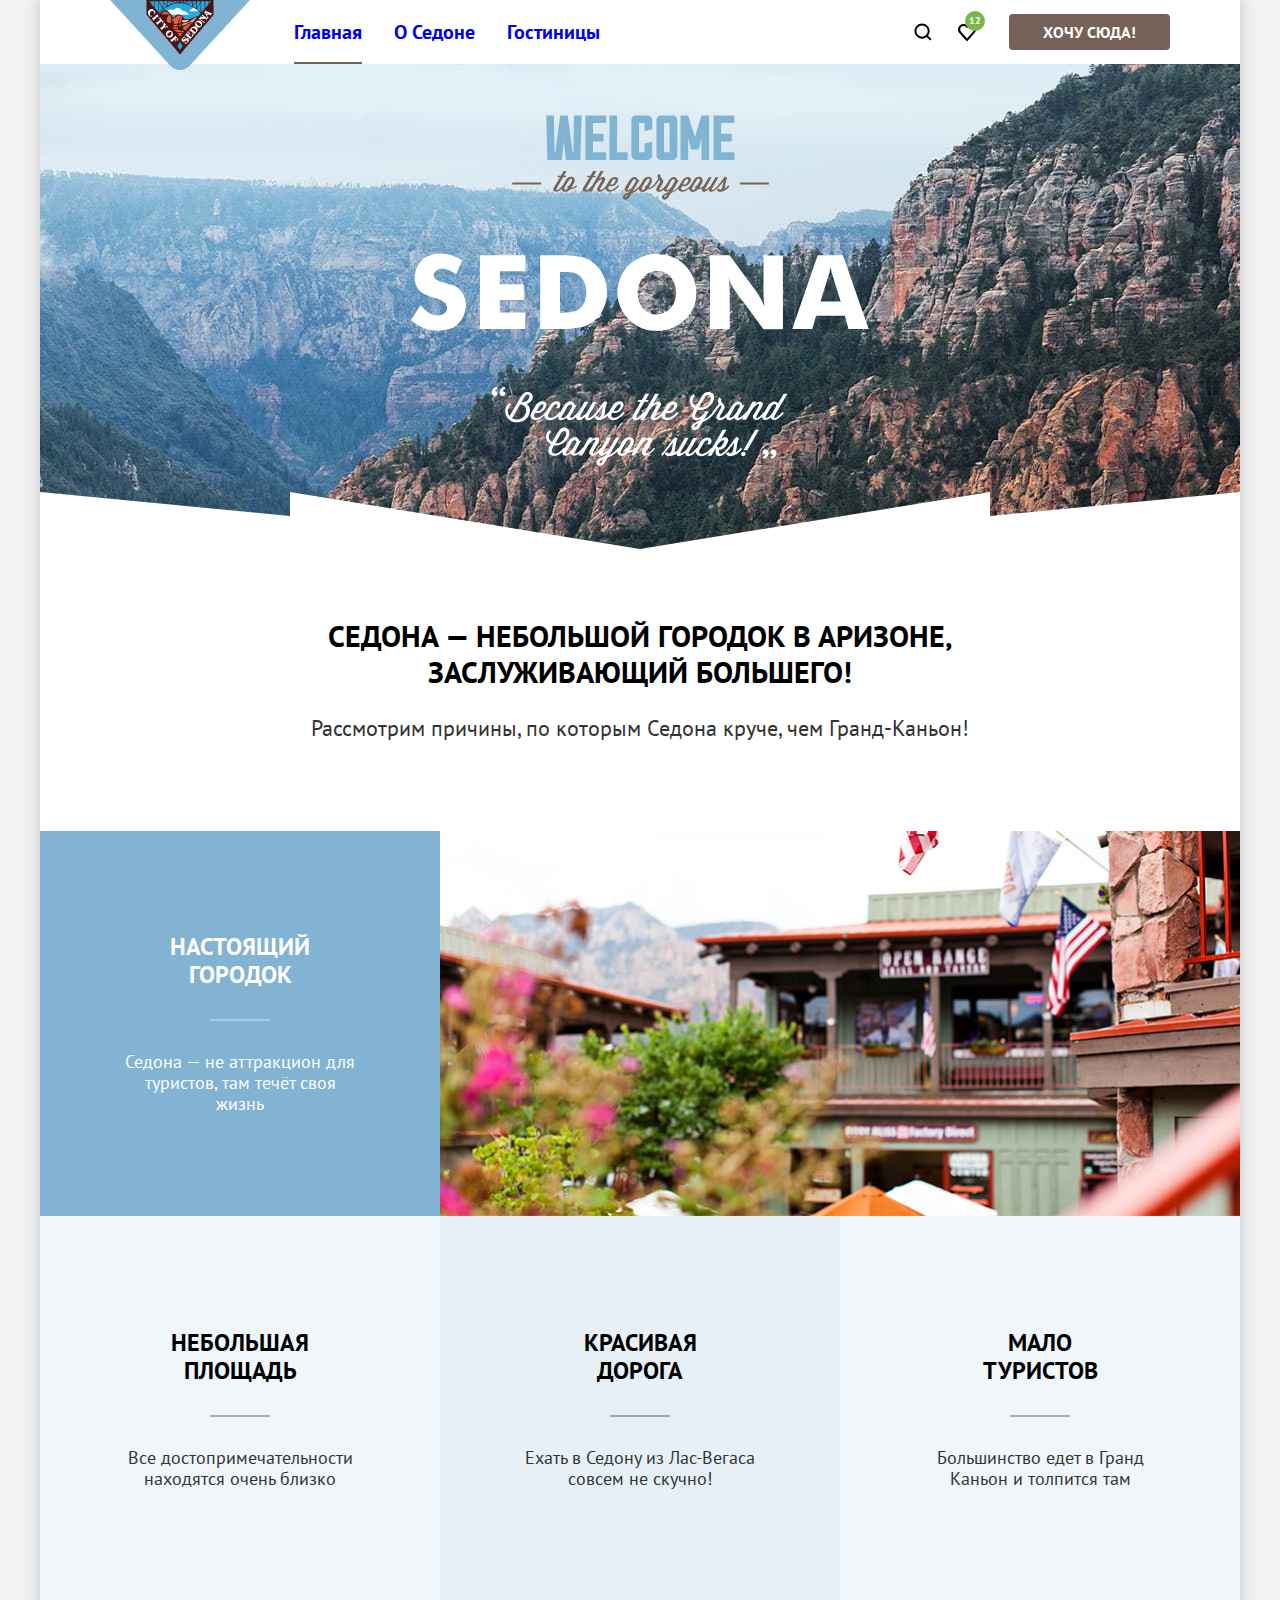
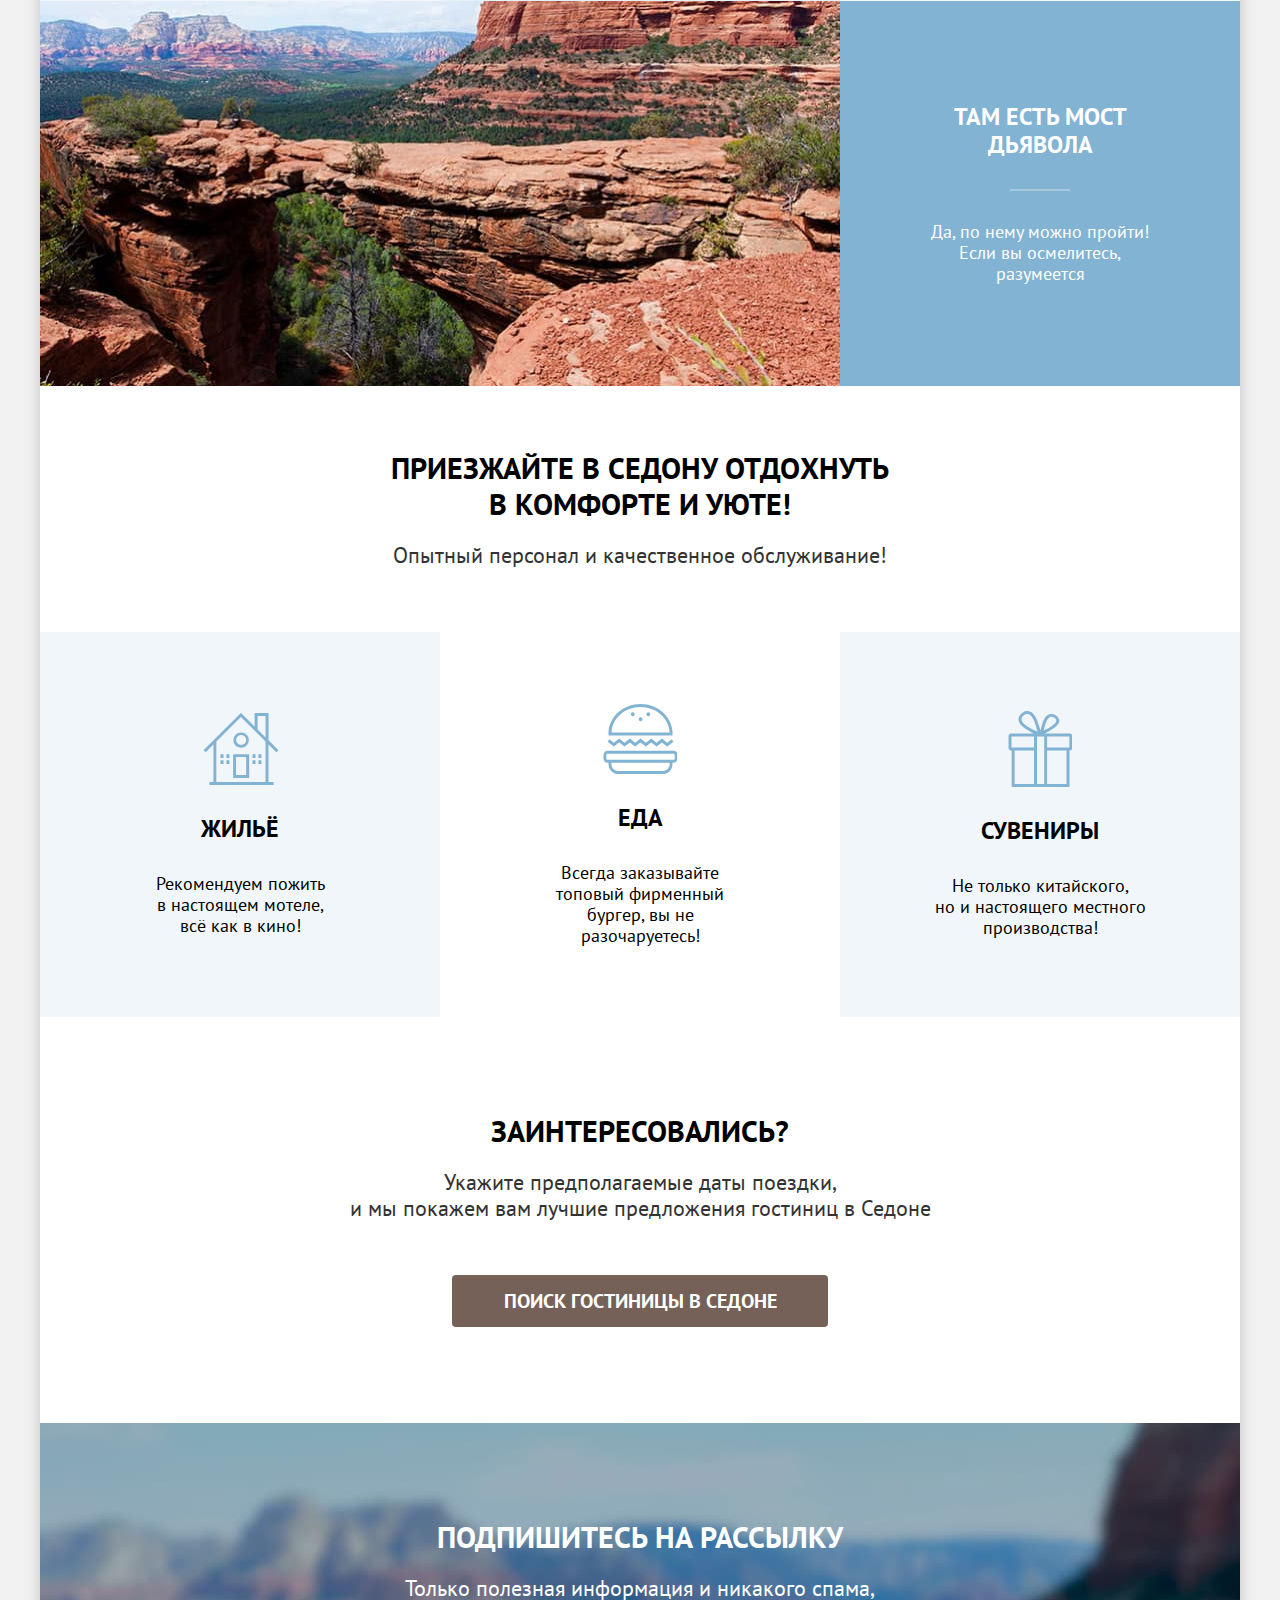
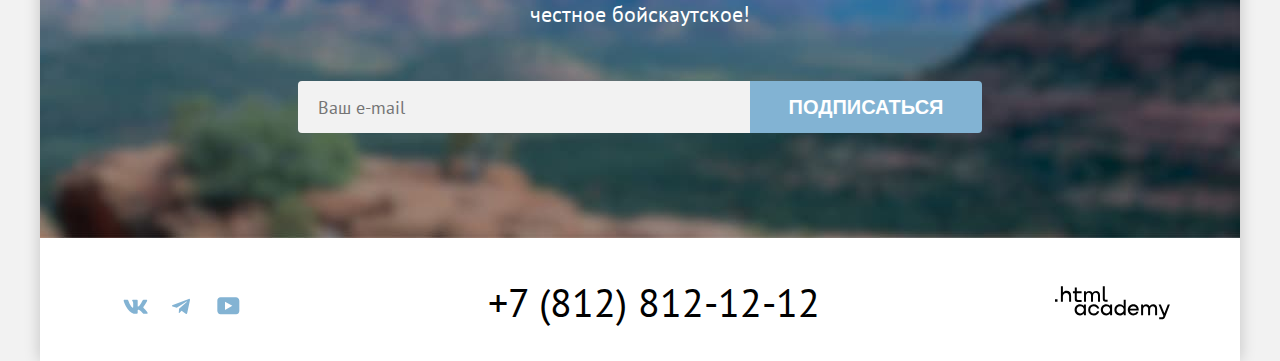
<file: index.html>
<!DOCTYPE html>
<html lang="ru">
  <head>
    <meta charset="utf-8">
    <title>HTML Academy: Седона</title>
    <link href="css/styles.css" rel="stylesheet">
    <link rel="icon" type="image/png" sizes="32x32" href="images/favicon.png">
  </head>
  <body>

    <div class="page-wrapper">
      <!-- Header -->
      <header class="header" data-test="header">
        <div class="header-wrapper">
          <nav class="header-nav">
            <div class="header-logo">
              <img src="images/header-logo.png" width="140" height="70" alt="Логотип"> <!-- Логотип на всех страницах логотип не является ссылкой на главную т.к. рядом с ним уже есть пункт меню "Главная". -->
            </div>
            <ul class="header-nav-list">
              <li class="header-nav-item current">
                <a href="#">Главная</a> <!-- Ссылка не убрана (даже ссылка "на эту же страницу"), чтобы сохранить предсказуемость при навигации с клавиатуры. -->
              </li>
              <li class="header-nav-item">
                <a href="#">О Седоне</a>
              </li>
              <li class="header-nav-item">
                <a href="catalog.html">Гостиницы</a>
              </li>
            </ul>
          </nav>
            <ul class="header-button-list">
              <li class="header-button-item">
                <a href="#" class="header-button-search">
                  <img src="images/header-search.svg" width="18" height="18" alt="Поиск">
                </a>
              </li>
              <li class="header-button-item">
                <a href="#" class="header-button-favorites">
                  <img src="images/header-favorites.svg" width="18" height="17" alt="Избранное">
                  <span class="header-button-favorites-counter">12</span>
                </a>
              </li>
              <li class="header-button-go">
                <a href="#">Хочу сюда!</a>
              </li>
            </ul>
          </div>
      </header>

      <!-- Main -->
      <main class="index-main" data-test="main">
        <h1 class="visually-hidden">Город Седона (Sedona) в Аризоне</h1>

        <section class="main-hero" data-test="hero">
          <h2 class="visually-hidden">О городе Седона</h2>
          <div class="main-hero-splash">
            <p class="main-hero-lettering">
              <img src="images/index/hero-title.svg" width="458" height="351" alt="Добро пожаловать в прекрасную Седону!">
            </p>
          </div>

        <section class="main-advantages" data-test="advantages">
          <div class="main-hero-text">
            <p class="main-slogan">Седона — небольшой городок в Аризоне, заслуживающий большего!</p>
            <p class="main-comment">Рассмотрим причины, по которым Седона круче, чем Гранд-Каньон!</p>
          </div>
        </section>
          <h2 class="visually-hidden">Преимущества города Седона</h2>
          <ul class="main-advantages-list">
            <li class="main-advantages-item white-on-blue">
              <p class="main-advantage-title">Настоящий городок</p>
              <p class="main-advantage-text">Седона — не аттракцион для туристов, там течёт своя жизнь</p>
            </li>
            <li><img class="img-cover" src="images/index/advantage-photo-1.jpg" width="800" height="385" alt="Улицы города Седоны."></li>
            <li class="main-advantages-item">
              <p class="main-advantage-title">Небольшая площадь</p>
              <p class="main-advantage-text">Все достопримечательности находятся очень близко</p>
            </li>
            <li class="main-advantages-item black-on-lightblue">
              <p class="main-advantage-title">Красивая дорога</p>
              <p class="main-advantage-text">Ехать в Седону из Лас&#8209;Вегаса совсем не скучно!</p>
            </li>
            <li class="main-advantages-item">
              <p class="main-advantage-title">Мало туристов</p>
              <p class="main-advantage-text">Большинство едет в Гранд Каньон и толпится там</p>
            </li>
            <li><img class="img-cover" src="images/index/advantage-photo-2.jpg" width="800" height="385" alt="«Мост Дьявола» в Седоне."></li>
            <li class="main-advantages-item white-on-blue">
              <p class="main-advantage-title">Там есть мост дьявола</p>
              <p class="main-advantage-text">Да, по нему можно пройти! Если вы осмелитесь, разумеется</p>
            </li>
          </ul>
        </section>

        <section data-test="service">
          <h2 class="visually-hidden">Что привлекает в Седоне.</h2>
          <div class="main-attraction-text">
            <p class="main-slogan">Приезжайте в Седону отдохнуть в&nbsp;комфорте и уюте!</p>
            <p class="main-comment">Опытный персонал и качественное обслуживание!</p>
          </div>
          <ul class="main-attractions-list">
            <li class="main-attractions-item ">
              <p class="main-attractions-title attraction-item-living">Жильё</p>
              <p class="main-attractions-text">Рекомендуем пожить <br>в настоящем мотеле, <br>всё как в кино!</p>
            </li>
            <li class="main-attractions-item ">
              <p class="main-attractions-title attraction-item-food">Еда</p>
              <p class="main-attractions-text">Всегда заказывайте <br>топовый фирменный бургер, вы не разочаруетесь!</p>
            </li>
            <li class="main-attractions-item">
              <p class="main-attractions-title attraction-item-gifts">Сувениры</p>
              <p class="main-attractions-text">Не только китайского, <br>но и настоящего местного производства!</p>
            </li>
          </ul>
        </section>

        <section class="index-search" data-test="search">
          <h2 class="visually-hidden">Гостиницы в городе Седона</h2>
          <p class="index-search-slogan">Заинтересовались?</p>
          <p class="index-search-comment">Укажите предполагаемые даты поездки, <br>и мы покажем вам лучшие предложения гостиниц в Седоне</p>
          <div class="index-search-button" >
            <a href="#">Поиск гостиницы в Седоне</a>
          </div>
          </section>

        <section class="index-subscribe" data-test="subscribe">
          <h2 class="visually-hidden">Новости города Седона</h2>
          <p class="index-subscribe-slogan">Подпишитесь на рассылку</p>
          <p class="index-subscribe-comment">Только полезная информация и никакого спама, <br>честное бойскаутское!</p>
          <form class="subsctibe-form" action="https://echo.htmlacademy.ru/" method="post">
            <label for="subsctibe-email" class="visually-hidden">Email</label>
            <input class="field" placeholder="Ваш e-mail" type="email" name="subsctibe-email" id="subsctibe-email" required>
            <button class="subsctibe-button" type="submit">Подписаться</button>
          </form>
        </section>
      </main>

      <!-- подвал -->
      <footer class="footer" data-test="footer" >
        <div class="footer-wrapper">
          <ul class="footer-socials">
            <li class="footer-social">
              <a class="footer-social-link" href="#">
                <span class="visually-hidden">ВКонтакте</span>
                <svg class="footer-social-button" xmlns="http://www.w3.org/2000/svg" width="25" height="15" fill="none">
  <path fill="#83B3D3" fill-rule="evenodd" d="M24.12 1.8c.16-.54 0-.94-.8-.94H20.7c-.67 0-.98.34-1.15.73 0 0-1.33 3.2-3.22 5.27-.61.6-.9.8-1.23.8-.16 0-.41-.2-.41-.75v-5.1c0-.66-.19-.95-.74-.95H9.82c-.42 0-.67.3-.67.59 0 .62.95.76 1.04 2.51v3.8c0 .83-.15.98-.48.98-.9 0-3.06-3.2-4.34-6.88-.25-.72-.5-1-1.18-1H1.57c-.75 0-.9.34-.9.73 0 .68.89 4.07 4.14 8.55 2.17 3.06 5.23 4.72 8 4.72 1.68 0 1.88-.37 1.88-1v-2.32c0-.74.16-.88.7-.88.38 0 1.05.19 2.6 1.66 1.79 1.75 2.08 2.54 3.08 2.54h2.63c.75 0 1.12-.37.9-1.1-.23-.72-1.08-1.77-2.2-3.02-.62-.71-1.54-1.48-1.82-1.86-.39-.5-.28-.71 0-1.15 0 0 3.2-4.42 3.54-5.93Z" clip-rule="evenodd"/>
                </svg>
              </a>
            </li>
            <li class="footer-social">
              <a class="footer-social-link" href="#">
                <span class="visually-hidden">ВКонтакте</span>
                <svg class="footer-social-button" xmlns="http://www.w3.org/2000/svg" width="18" height="16" fill="none">
                  <path fill="#83B3D3" d="M16.79.96.84 7.1c-1.09.44-1.08 1.05-.2 1.32l4.1 1.28 9.47-5.98c.44-.27.85-.13.52.17l-7.68 6.93-.28 4.22c.41 0 .6-.2.83-.41l1.99-1.94 4.13 3.06c.77.42 1.31.2 1.5-.71l2.72-12.8c.28-1.1-.43-1.61-1.16-1.28Z"/>
                </svg>
              </a>
            </li>
            <li class="footer-social">
              <a class="footer-social-link" href="#">
                <span class="visually-hidden">ВКонтакте</span>
                <svg class="footer-social-button" xmlns="http://www.w3.org/2000/svg" width="23" height="18" fill="none">
                  <path fill="#83B3D3" d="M18.94.36H3.51C1.65.36.33 1.95.33 3.76v10.09c0 1.91 1.32 3.5 3.18 3.5h15.65c1.64 0 3.17-1.59 3.17-3.4V3.76c-.22-1.8-1.53-3.4-3.39-3.4ZM7.99 12.89V4.82l7.34 4.04-7.34 4.03Z"/>
                </svg>
              </a>
            </li>
          </ul>
          <div class="footer-phone">
            <a class="footer-tel" href="tel:+78128121212">+7 (812) 812-12-12</a>
          </div>
          <div>
            <a class="html-academy-link" href="https://htmlacademy.ru/">
              <svg class="html-academy-svg" xmlns="http://www.w3.org/2000/svg" width="115" height="34" fill="none">
                <path fill="#000" d="M0 13.26v2.6h2.5v-2.6H0Zm11.6-8.4c-1.6 0-2.8.7-3.6 1.7h-.1V.36h-2v15.5h2v-5.3c0-2.1 1.3-3.6 3.3-3.6 1.8 0 2.9 1.4 2.9 3.2v5.7h2v-6.1c.1-3-1.8-4.9-4.5-4.9Zm15 .3h-4.8v-3.7h-2v3.8h-1.9v2h1.9v6c0 1.7 1 2.7 2.7 2.7h4.1v-2h-3.7c-.7 0-1.1-.4-1.1-1.1v-5.7h4.8v-2Zm14.5-.2c-1.6 0-2.9.8-3.5 2.1h-.1c-.6-1.2-1.8-2.1-3.4-2.1-1.4 0-2.5.8-3.1 1.8h-.1v-1.6H29v10.6h2v-5.4c0-2 1-3.5 2.6-3.5 1.5 0 2.4 1 2.4 2.6v6.3h2v-5.6c0-2.4 1.4-3.3 2.6-3.3 1.5 0 2.4 1 2.4 2.6v6.3h2v-6.5c.1-2.5-1.4-4.3-3.9-4.3Zm6.7 8.1c0 1.7 1 2.7 2.8 2.7h2v-2h-1.7c-.7 0-1.1-.4-1.1-1.1V.36h-2v12.7Zm-18.9 7c-.9-1.1-2.2-1.8-3.9-1.8-3.1 0-5.4 2.3-5.4 5.6s2.3 5.6 5.4 5.6c1.8 0 3-.8 3.8-1.9h.1v1.6h2v-10.6h-2v1.5Zm-3.6 7.4c-2.2 0-3.6-1.6-3.6-3.6s1.4-3.6 3.6-3.6 3.6 1.6 3.6 3.6c0 1.9-1.4 3.6-3.6 3.6Zm18.9-5.1c-.5-2.4-2.6-4.1-5.4-4.1a5.4 5.4 0 0 0-5.6 5.6c0 3.1 2.2 5.6 5.6 5.6 2.8 0 4.9-1.8 5.4-4.2h-2.1a3.4 3.4 0 0 1-3.3 2.3c-2.2 0-3.6-1.6-3.6-3.6s1.4-3.6 3.6-3.6c1.6 0 2.8 1 3.3 2.2h2.1v-.2Zm10.9-2.3c-.9-1.1-2.2-1.8-3.9-1.8-3.1 0-5.4 2.3-5.4 5.6s2.3 5.6 5.4 5.6c1.8 0 3-.8 3.8-1.9h.1v1.6h2v-10.6h-2v1.5Zm-3.6 7.4c-2.2 0-3.6-1.6-3.6-3.6s1.4-3.6 3.6-3.6 3.6 1.6 3.6 3.6c0 1.9-1.5 3.6-3.6 3.6Zm17.2-7.3c-.9-1.1-2.2-1.9-3.9-1.9-3.1 0-5.4 2.3-5.4 5.6s2.2 5.6 5.4 5.6c1.7 0 3-.8 3.8-1.8h.1v1.5h2v-15.4h-2v6.4Zm-3.6 7.3c-2.2 0-3.6-1.6-3.6-3.6s1.4-3.6 3.6-3.6 3.6 1.6 3.6 3.6c-.1 2-1.5 3.6-3.6 3.6Zm13.2-9.2c-3.3 0-5.5 2.5-5.5 5.6 0 3 2.1 5.6 5.5 5.6 2.5 0 4.5-1.3 5.2-3.6h-2.1c-.5 1-1.6 1.6-3 1.6-1.9 0-3.3-1.3-3.4-2.9h8.8c.2-3.6-2-6.3-5.5-6.3Zm0 1.9c1.7 0 3 1 3.3 2.6h-6.5c.3-1.5 1.5-2.6 3.2-2.6Zm19.9-1.9c-1.6 0-2.9.8-3.6 2h-.1c-.6-1.2-1.8-2-3.4-2-1.4 0-2.5.7-3.1 1.8v-1.5h-1.9v10.6h2v-5.4c0-2 1-3.4 2.6-3.5 1.5 0 2.4 1 2.4 2.6v6.3h2v-5.6c0-2.4 1.4-3.3 2.6-3.3 1.5 0 2.4 1 2.4 2.6v6.3h2v-6.5c.1-2.6-1.4-4.4-3.9-4.4Zm11.2 9.1-3.6-8.9h-2.2l4.8 11.6c-.3.9-.7 1.2-1.7 1.2h-2.5v2h2.5c1.8 0 2.8-.8 3.5-2.6l4.7-12.2h-2.1l-3.4 8.9Z"/>
              </svg>
            </a>
          </div>
        </div>
      </footer>

    </div>
  </body>
</html>
</file>
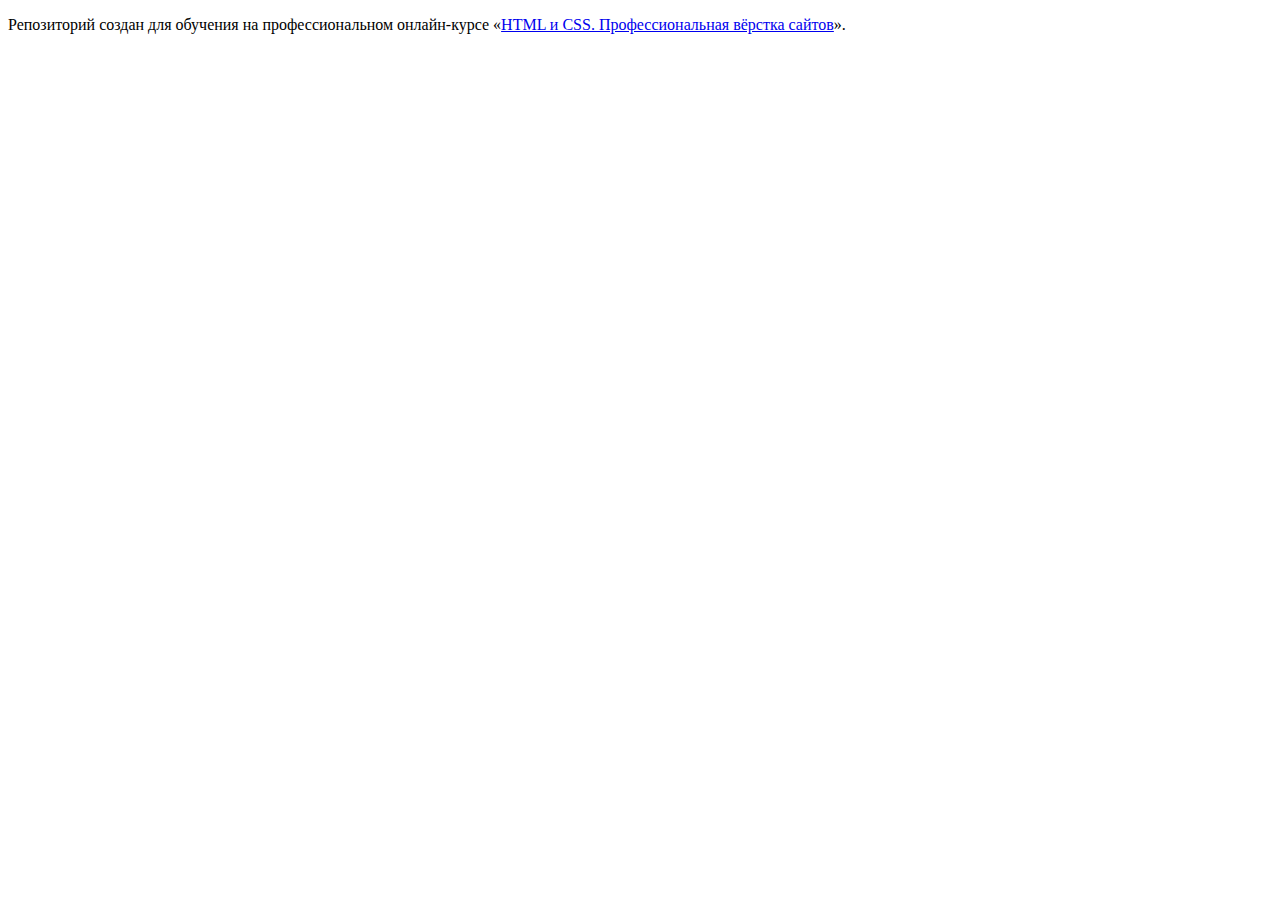
<file: 1/index.html>
<!DOCTYPE html>
<html lang="ru">
  <head>
    <meta charset="utf-8">
    <title>HTML Academy: Седона</title>
    <base href="https://htmlacademy-htmlcss.github.io/2344675-sedona-37/1/">
</head>
  <body>

    <p>Репозиторий создан для обучения на профессиональном онлайн‑курсе «<a href="https://htmlacademy.ru/intensive/htmlcss">HTML и CSS. Профессиональная вёрстка сайтов</a>».</p>

  </body>
</html>
</file>
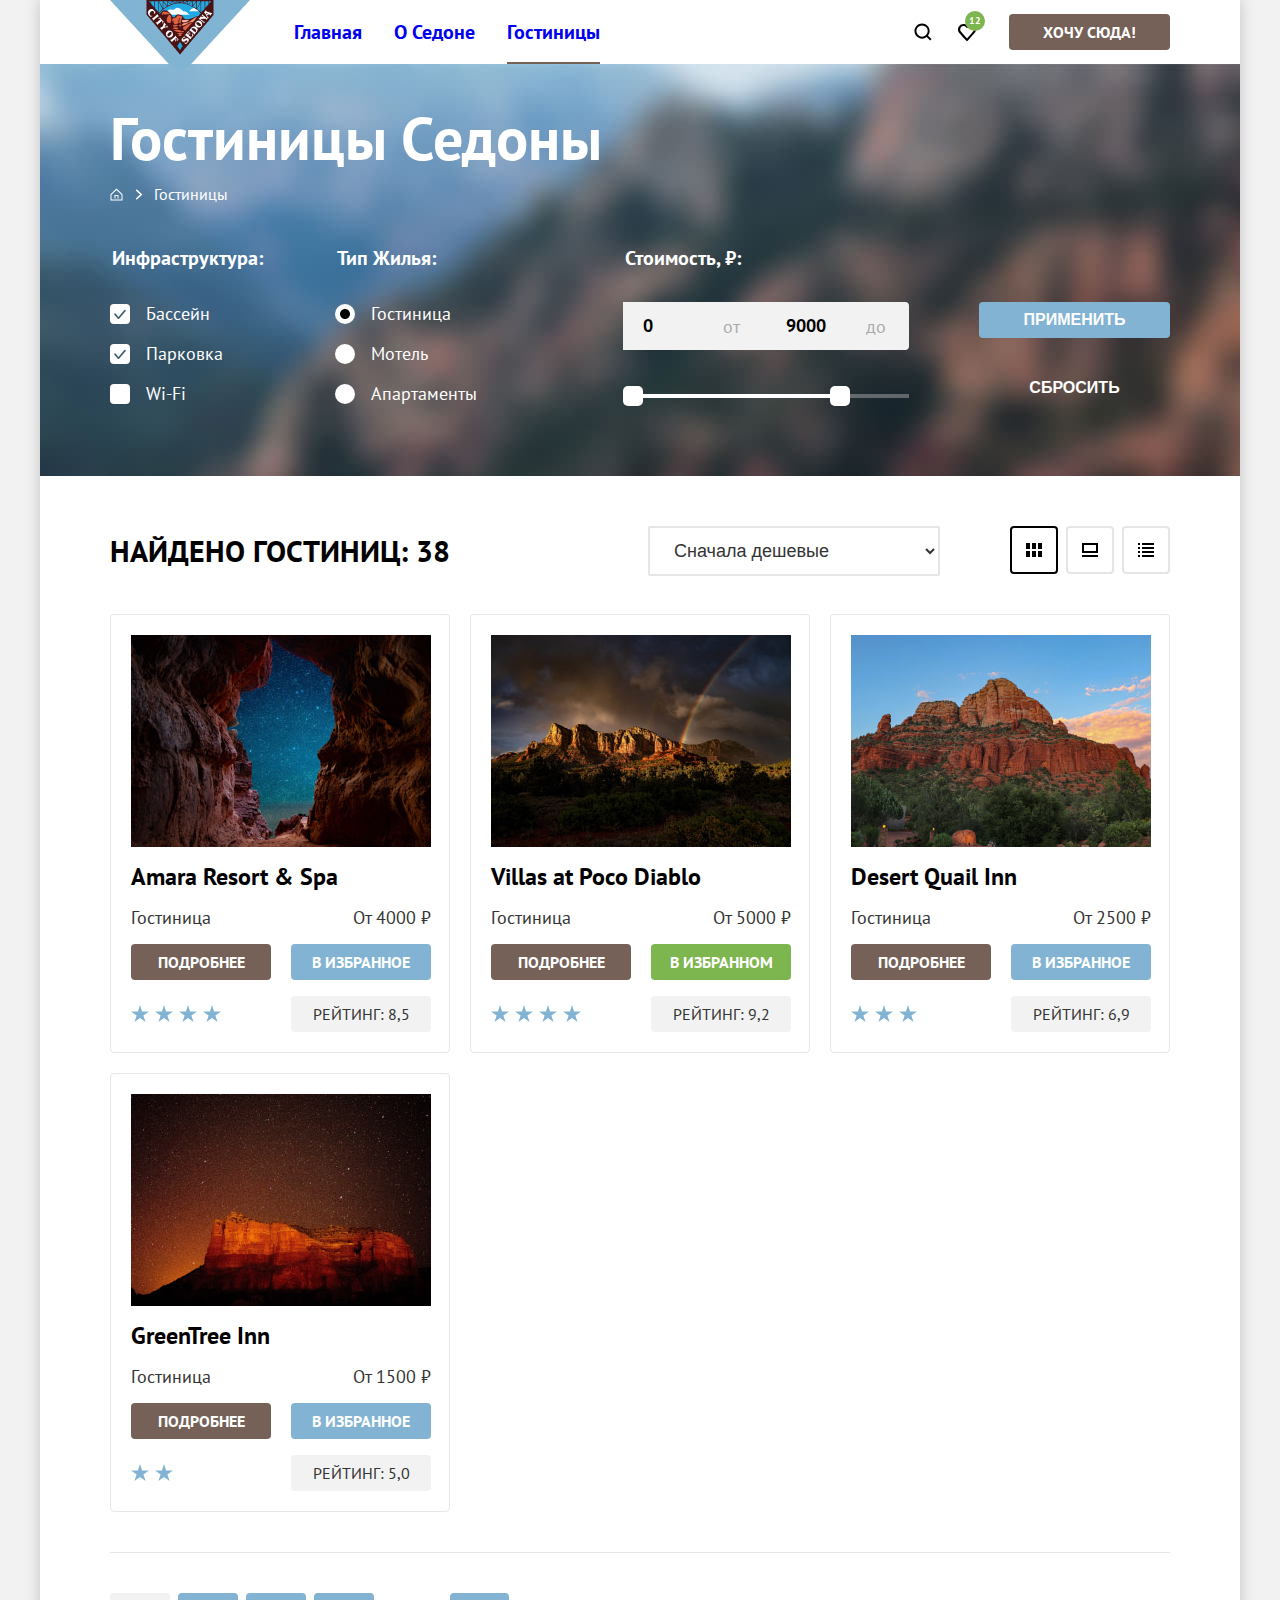
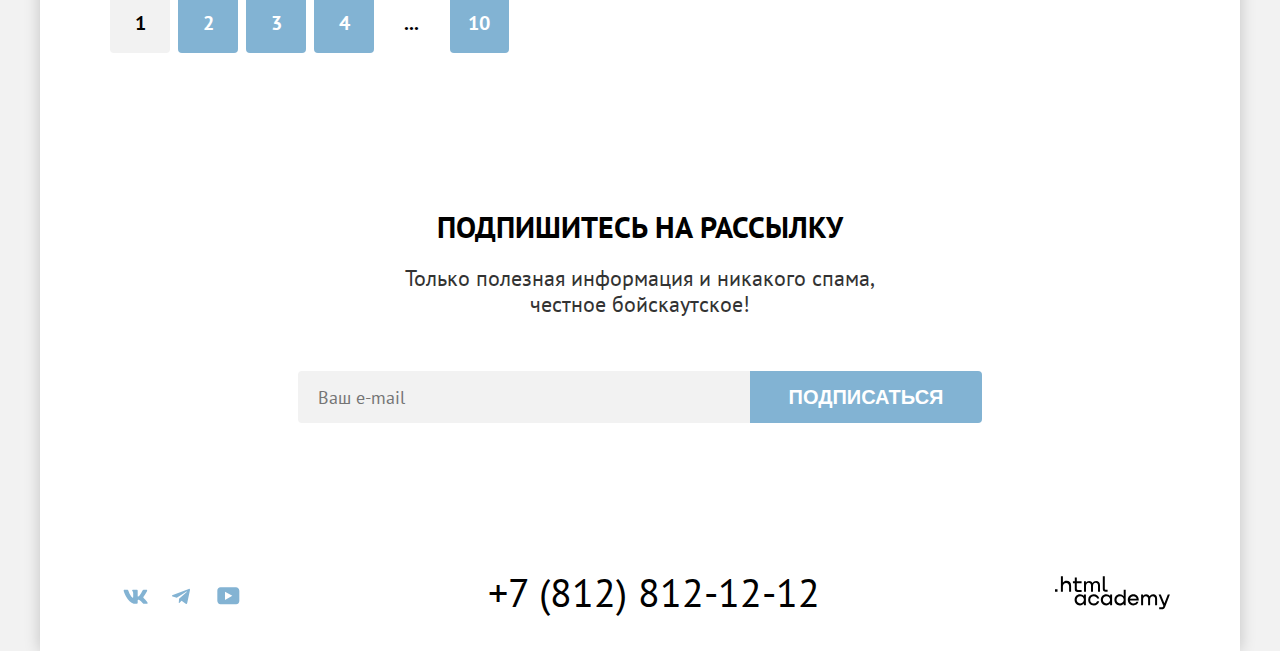
<file: catalog.html>
<!DOCTYPE html>
<html lang="ru">
  <head>
    <meta charset="utf-8">
    <title>HTML Academy: Седона | Гостиницы</title>
    <link href="css/styles.css" rel="stylesheet">
    <link rel="icon" type="image/png" sizes="32x32" href="images/favicon.png">
  </head>
  <body>

    <div class="page-wrapper">
      <!-- Header -->
      <header class="header" data-test="header">
        <div class="header-wrapper">
          <nav class="header-nav">
            <div class="header-logo">
              <img src="images/header-logo.png" width="140" height="70" alt="Логотип"> <!-- Логотип на всех страницах логотип не является ссылкой на главную т.к. рядом с ним уже есть пункт меню "Главная". -->
            </div>
            <ul class="header-nav-list">
              <li class="header-nav-item">
                <a href="index.html">Главная</a>
              </li>
              <li class="header-nav-item">
                <a href="#">О Седоне</a>
              </li>
              <li class="header-nav-item current">
                <a href="#">Гостиницы</a> <!-- Ссылка не убрана (даже ссылка "на эту же страницу"), чтобы сохранить предсказуемость при навигации с клавиатуры. -->
              </li>
            </ul>
          </nav>
            <ul class="header-button-list">
              <li class="header-button-item">
                <a href="#" class="header-button-search">
                  <img src="images/header-search.svg" width="18" height="18" alt="Поиск">
                </a>
              </li>
              <li class="header-button-item">
                <a href="#" class="header-button-favorites">
                  <img src="images/header-favorites.svg" width="18" height="17" alt="Избранное">
                  <span class="header-button-favorites-counter">12</span>
                </a>
              </li>
              <li class="header-button-go">
                <a href="#">Хочу сюда!</a>
              </li>
            </ul>
          </div>
      </header>

      <!-- Main -->
      <main data-test="main">
        <section class="catalog-caption" data-test="filter"> <!-- фильтры -->
          <h2 class="visually-hidden">Подобрать гостиницу в Седоне.</h2>
          <section class="catalog-adjust">
            <h1>Гостиницы Седоны</h1>
            <ul class="catalog-breadcrumbs">
              <li class="catalog-breadcrumb-home">
                <a href="index.html">
                  <img src="images/catalog/breadcrumbs-home.svg" alt="Главная">
                </a>
              </li>
              <li class="catalog-breadcrumb">
                <a href="#">Гостиницы</a>
              </li>
            </ul>
            <div class="catalog-filters">
              <h2 class="visually-hidden">Подбор гостиницы в Седоне</h2>
              <form class="catalog-form" action="https://echo.htmlacademy.ru/" method="get">
                <fieldset class=catalog-filters-infrastructure>
                  <legend class="catalog-filter-title">Инфраструктура:</legend>
                    <ul class="catalog-filters-list">
                      <li class="catalog-filters-checkbox">
                        <label class="control">
                          <input class="control-input" type="checkbox" name="pool" checked>
                          <span class="control-label">Бассейн</span>
                        </label>
                      </li>
                      <li>
                        <label class="control">
                          <input class="control-input" type="checkbox" name="parking" checked>
                          <span class="control-label">Парковка</span>
                        </label>
                      </li>
                      <li>
                        <label class="control">
                          <input class="control-input" type="checkbox" name="wi-fi">
                          <span class="control-label">Wi-Fi</span>
                        </label>
                      </li>
                    </ul>
                </fieldset>
                <fieldset class="catalog-filters-type">
                  <legend class="catalog-filter-title">Тип Жилья:</legend>
                  <ul class="catalog-filters-list">
                    <li class="catalog-filters-radio">
                    <label class="control">
                      <input class="control-input" type="radio" name="residence-type" value="hotel" checked>
                      <span class="control-label">Гостиница</span>
                    </label>
                  </li>
                  <li class="catalog-filters-radio">
                    <label class="control">
                      <input class="control-input" type="radio" name="residence-type" value="motel">
                      <span class="control-label">Мотель</span>
                    </label>
                  </li>
                  <li class="catalog-filters-radio">
                    <label class="control">
                      <input class="control-input" type="radio" name="residence-type" value="apartments">
                      <span class="control-label">Апартаменты</span>
                    </label>
                  </li>
                  </ul>
                </fieldset>
                <fieldset class="catalog-filter-price">
                  <legend class="catalog-filter-title">Стоимость, ₽:</legend>
                  <div class="price-limits">
                    <div class="price-limits-inputs">
                      <div class="price-limits-label label-left">
                        <label class="price-limits-field">
                          <input class="price-input" type="number" name="price-min" min="0" placeholder="от" value="0">
                          <span class="price-input-hint">от</span>
                        </label>
                      </div>
                      <div class="price-limits-label label-right">
                        <label class="price-limits-field">
                          <input class="price-input" type="number" name="price-max" max="9000" placeholder="до" value="9000">
                          <span class="price-input-hint">до</span>
                        </label>
                      </div>
                    </div>
                  </div>

                  <div class="price-slider">
                    <div class="price-slider_bar">
                      <button class="price-slider-set price-set-min">
                        <span class="visually-hidden">Задать минимальную цену.</span>
                      </button>
                      <button class="price-slider-set price-set-max">
                        <span class="visually-hidden">Задать максимальную цену.</span>
                      </button>
                    </div>
                  </div>


                </fieldset>
                <div class="catalog-filter-buttons">
                  <button class="catalog-filter-button" type="submit">Применить</button>
                  <button class="catalog-button-transparent" type="reset">Сбросить</button>
                </div>
              </form>
            </div>
          </section>
        </section>

          <section class="catalog-cards" data-test="catalog"> <!-- блок карточек -->
            <div class="catalog-cards-caption">
              <h2 class="visually-hidden">Гостиницы в Седоне</h2>
              <p class="catalog-cards-caption-title"><span>Найдено гостиниц: 38</span>
              </p>
              <div class="catalog-cards-layout">
                <select class="select-control" aria-label="Сортировка">
                  <option value="by-cheap" selected="selected">Сначала дешевые</option>
                  <option value="by-expensive">Сначала дорогие</option>
                  <option value="by-rating">По рейтингу</option>
                </select>
                <button class="sort-button sort-button-active">
                  <img src=images/catalog/button-cardstyle-tiles.svg width="16" height="14" alt="Показать плиткой.">
                </button>
                <button class="sort-button">
                  <img src=images/catalog/button-cardstyle-line.svg width="16" height="14" alt="Показать строками.">
                </button>
                <button class="sort-button">
                  <img src=images/catalog/button-cardstyle-list.svg width="16" height="14" alt="Показать списком.">
                </button>
              </div>
            </div>

            <ul class="cards"> <!-- выдача карточек -->
              <li class="card">
                <a class="card-photo" href="#">
                  <img class="img-cover" src="images/catalog/hotel-1.jpg" width="300" height="212" alt="Гостиница Amara Resort & Spa в Седоне.">
                </a>
                <a class="card-title" href="#">Amara Resort & Spa</a>
                <p class="card-type">Гостиница</p>
                <p class="card-price">От 4000 ₽</p>
                <p class="card-button-more"><a class="card-button-link" href="#">Подробнее</a></p>
                <p class="card-button-tofavorites"><a class="card-button-link" href="#">В избранное</a></p>
                <p class="cards-stars stars-4">
                  <span class="visually-hidden">4 звезды</span>
                </p>
                <p class="card-button-rating"><a class="card-button-link" href="#">Рейтинг: 8,5</a>
                </p>
              </li>
              <li class="card">
                <a class="card-photo" href="#">
                  <img class="img-cover" src="images/catalog/hotel-2.jpg" width="300" height="212" alt="Гостиница Villas at Poco Diablo в Седоне.">
                </a>
                <a class="card-title" href="#">Villas at Poco Diablo</a>
                <p class="card-type">Гостиница</p>
                <p class="card-price">От 5000 ₽</p>
                <p class="card-button-more"><a class="card-button-link" href="#">Подробнее</a></p>
                <p class="card-button-favorited"><a class="card-button-link" href="#">В избранном</a></p>
                <p class="cards-stars stars-4">
                  <span class="visually-hidden">4 звезды</span>
                </p>
                <p class="card-button-rating"><a class="card-button-link" href="#">Рейтинг: 9,2</a>
                </p>
              </li>
              <li class="card">
                <a class="card-photo" href="#">
                  <img class="img-cover" src="images/catalog/hotel-3.jpg" width="300" height="212" alt="Гостиница Desert Quail Inn в Седоне.">
                </a>
                <a class="card-title" href="#">Desert Quail Inn</a>
                <p class="card-type">Гостиница</p>
                <p class="card-price">От 2500 ₽</p>
                <p class="card-button-more"><a class="card-button-link" href="#">Подробнее</a></p>
                <p class="card-button-tofavorites"><a class="card-button-link" href="#">В избранное</a></p>
                <p class="cards-stars stars-3">
                  <span class="visually-hidden">3 звезды</span>
                </p>
                <p class="card-button-rating"><a class="card-button-link" href="#">Рейтинг: 6,9</a>
                </p>
              </li>
              <li class="card">
                <a class="card-photo" href="#">
                  <img class="img-cover" src="images/catalog/hotel-4.jpg" width="300" height="212" alt="Гостиница GreenTree Inn в Седоне.">
                </a>
                <a class="card-title" href="#">GreenTree Inn</a>
                <p class="card-type">Гостиница</p>
                <p class="card-price">От 1500 ₽</p>
                <p class="card-button-more"><a class="card-button-link" href="#">Подробнее</a></p>
                <p class="card-button-tofavorites"><a class="card-button-link" href="#">В избранное</a></p>
                <p class="cards-stars stars-2">
                  <span class="visually-hidden">2 звезды</span>
                </p>
                <p class="card-button-rating"><a class="card-button-link" href="#">Рейтинг: 5,0</a>
                </p>
              </li>
            </ul>

            <div class="paginator-container">
              <ul class="paginator-list">
                <li class="paginator-item paginator-current">
                  <a href="#">1</a>
                </li>
                <li class="paginator-item">
                  <a href="#">2</a>
                </li>
                <li class="paginator-item">
                  <a href="#">3</a>
                </li>
                <li class="paginator-item">
                  <a href="#">4</a>
                </li>
                <li class="paginator-item paginator-intermediate">
                  <a href="#">...</a>
                </li>
                <li class="paginator-item paginator-last">
                  <a href="#">10</a>
                </li>
              </ul>
            </div>
          </section>

          <section class="catalog-subscribe" data-test="subscribe"> <!-- блок подписки -->
            <h2 class="visually-hidden">Новости города Седона</h2>
            <p class="catalog-slogan">Подпишитесь на рассылку</p>
            <p class="catalog-comment">Только полезная информация и никакого спама, <br>честное бойскаутское!</p>
            <form class="subsctibe-form" action="https://echo.htmlacademy.ru/" method="post">
              <label class="visually-hidden" for="subsctibe-email">Email</label>
              <input class="field" placeholder="Ваш e-mail" type="email" name="subsctibe-email" id="subsctibe-email" required>
              <button class="subsctibe-button" type="submit">Подписаться</button>
            </form>
          </section>
    </main>

      <!-- подвал -->
      <footer class="footer" data-test="footer" >
        <div class="footer-wrapper">
          <ul class="footer-socials">
            <li class="footer-social">
              <a class="footer-social-link" href="#">
                <span class="visually-hidden">ВКонтакте</span>
                <svg class="footer-social-button" xmlns="http://www.w3.org/2000/svg" width="25" height="15" fill="none">
  <path fill="#83B3D3" fill-rule="evenodd" d="M24.12 1.8c.16-.54 0-.94-.8-.94H20.7c-.67 0-.98.34-1.15.73 0 0-1.33 3.2-3.22 5.27-.61.6-.9.8-1.23.8-.16 0-.41-.2-.41-.75v-5.1c0-.66-.19-.95-.74-.95H9.82c-.42 0-.67.3-.67.59 0 .62.95.76 1.04 2.51v3.8c0 .83-.15.98-.48.98-.9 0-3.06-3.2-4.34-6.88-.25-.72-.5-1-1.18-1H1.57c-.75 0-.9.34-.9.73 0 .68.89 4.07 4.14 8.55 2.17 3.06 5.23 4.72 8 4.72 1.68 0 1.88-.37 1.88-1v-2.32c0-.74.16-.88.7-.88.38 0 1.05.19 2.6 1.66 1.79 1.75 2.08 2.54 3.08 2.54h2.63c.75 0 1.12-.37.9-1.1-.23-.72-1.08-1.77-2.2-3.02-.62-.71-1.54-1.48-1.82-1.86-.39-.5-.28-.71 0-1.15 0 0 3.2-4.42 3.54-5.93Z" clip-rule="evenodd"/>
                </svg>
              </a>
            </li>
            <li class="footer-social">
              <a class="footer-social-link" href="#">
                <span class="visually-hidden">ВКонтакте</span>
                <svg class="footer-social-button" xmlns="http://www.w3.org/2000/svg" width="18" height="16" fill="none">
                  <path fill="#83B3D3" d="M16.79.96.84 7.1c-1.09.44-1.08 1.05-.2 1.32l4.1 1.28 9.47-5.98c.44-.27.85-.13.52.17l-7.68 6.93-.28 4.22c.41 0 .6-.2.83-.41l1.99-1.94 4.13 3.06c.77.42 1.31.2 1.5-.71l2.72-12.8c.28-1.1-.43-1.61-1.16-1.28Z"/>
                </svg>
              </a>
            </li>
            <li class="footer-social">
              <a class="footer-social-link" href="#">
                <span class="visually-hidden">ВКонтакте</span>
                <svg class="footer-social-button" xmlns="http://www.w3.org/2000/svg" width="23" height="18" fill="none">
                  <path fill="#83B3D3" d="M18.94.36H3.51C1.65.36.33 1.95.33 3.76v10.09c0 1.91 1.32 3.5 3.18 3.5h15.65c1.64 0 3.17-1.59 3.17-3.4V3.76c-.22-1.8-1.53-3.4-3.39-3.4ZM7.99 12.89V4.82l7.34 4.04-7.34 4.03Z"/>
                </svg>
              </a>
            </li>
          </ul>
          <div class="footer-phone">
            <a class="footer-tel" href="tel:+78128121212">+7 (812) 812-12-12</a>
          </div>
          <div>
            <a class="html-academy-link" href="https://htmlacademy.ru/">
              <svg class="html-academy-svg" xmlns="http://www.w3.org/2000/svg" width="115" height="34" fill="none">
                <path fill="#000" d="M0 13.26v2.6h2.5v-2.6H0Zm11.6-8.4c-1.6 0-2.8.7-3.6 1.7h-.1V.36h-2v15.5h2v-5.3c0-2.1 1.3-3.6 3.3-3.6 1.8 0 2.9 1.4 2.9 3.2v5.7h2v-6.1c.1-3-1.8-4.9-4.5-4.9Zm15 .3h-4.8v-3.7h-2v3.8h-1.9v2h1.9v6c0 1.7 1 2.7 2.7 2.7h4.1v-2h-3.7c-.7 0-1.1-.4-1.1-1.1v-5.7h4.8v-2Zm14.5-.2c-1.6 0-2.9.8-3.5 2.1h-.1c-.6-1.2-1.8-2.1-3.4-2.1-1.4 0-2.5.8-3.1 1.8h-.1v-1.6H29v10.6h2v-5.4c0-2 1-3.5 2.6-3.5 1.5 0 2.4 1 2.4 2.6v6.3h2v-5.6c0-2.4 1.4-3.3 2.6-3.3 1.5 0 2.4 1 2.4 2.6v6.3h2v-6.5c.1-2.5-1.4-4.3-3.9-4.3Zm6.7 8.1c0 1.7 1 2.7 2.8 2.7h2v-2h-1.7c-.7 0-1.1-.4-1.1-1.1V.36h-2v12.7Zm-18.9 7c-.9-1.1-2.2-1.8-3.9-1.8-3.1 0-5.4 2.3-5.4 5.6s2.3 5.6 5.4 5.6c1.8 0 3-.8 3.8-1.9h.1v1.6h2v-10.6h-2v1.5Zm-3.6 7.4c-2.2 0-3.6-1.6-3.6-3.6s1.4-3.6 3.6-3.6 3.6 1.6 3.6 3.6c0 1.9-1.4 3.6-3.6 3.6Zm18.9-5.1c-.5-2.4-2.6-4.1-5.4-4.1a5.4 5.4 0 0 0-5.6 5.6c0 3.1 2.2 5.6 5.6 5.6 2.8 0 4.9-1.8 5.4-4.2h-2.1a3.4 3.4 0 0 1-3.3 2.3c-2.2 0-3.6-1.6-3.6-3.6s1.4-3.6 3.6-3.6c1.6 0 2.8 1 3.3 2.2h2.1v-.2Zm10.9-2.3c-.9-1.1-2.2-1.8-3.9-1.8-3.1 0-5.4 2.3-5.4 5.6s2.3 5.6 5.4 5.6c1.8 0 3-.8 3.8-1.9h.1v1.6h2v-10.6h-2v1.5Zm-3.6 7.4c-2.2 0-3.6-1.6-3.6-3.6s1.4-3.6 3.6-3.6 3.6 1.6 3.6 3.6c0 1.9-1.5 3.6-3.6 3.6Zm17.2-7.3c-.9-1.1-2.2-1.9-3.9-1.9-3.1 0-5.4 2.3-5.4 5.6s2.2 5.6 5.4 5.6c1.7 0 3-.8 3.8-1.8h.1v1.5h2v-15.4h-2v6.4Zm-3.6 7.3c-2.2 0-3.6-1.6-3.6-3.6s1.4-3.6 3.6-3.6 3.6 1.6 3.6 3.6c-.1 2-1.5 3.6-3.6 3.6Zm13.2-9.2c-3.3 0-5.5 2.5-5.5 5.6 0 3 2.1 5.6 5.5 5.6 2.5 0 4.5-1.3 5.2-3.6h-2.1c-.5 1-1.6 1.6-3 1.6-1.9 0-3.3-1.3-3.4-2.9h8.8c.2-3.6-2-6.3-5.5-6.3Zm0 1.9c1.7 0 3 1 3.3 2.6h-6.5c.3-1.5 1.5-2.6 3.2-2.6Zm19.9-1.9c-1.6 0-2.9.8-3.6 2h-.1c-.6-1.2-1.8-2-3.4-2-1.4 0-2.5.7-3.1 1.8v-1.5h-1.9v10.6h2v-5.4c0-2 1-3.4 2.6-3.5 1.5 0 2.4 1 2.4 2.6v6.3h2v-5.6c0-2.4 1.4-3.3 2.6-3.3 1.5 0 2.4 1 2.4 2.6v6.3h2v-6.5c.1-2.6-1.4-4.4-3.9-4.4Zm11.2 9.1-3.6-8.9h-2.2l4.8 11.6c-.3.9-.7 1.2-1.7 1.2h-2.5v2h2.5c1.8 0 2.8-.8 3.5-2.6l4.7-12.2h-2.1l-3.4 8.9Z"/>
              </svg>
            </a>
          </div>
        </div>
      </footer>

    </div>
  </body>
</html>
</file>
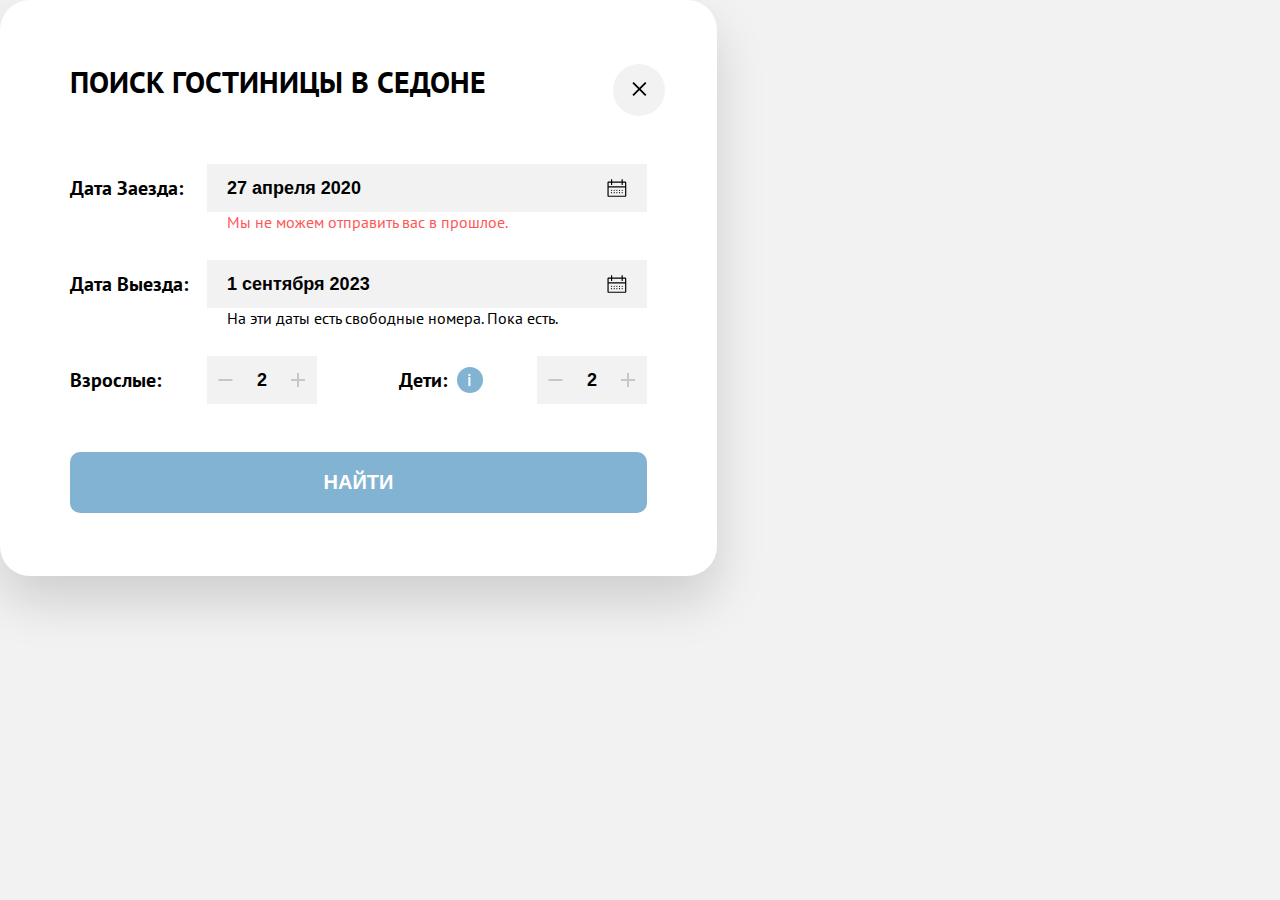
<file: modal.html>
<!DOCTYPE html>
<html lang="ru">
  <head>
    <meta charset="utf-8">
    <title>HTML Academy: Седона (всплывающее окно)</title>
    <link href="css/styles.css" rel="stylesheet">
  </head>
  <body>
    <div class="modal-background" data-test="modal">
      <div class="modal">
        <button class="modal-button-close">
          <span class="visually-hidden">Закрыть</span>
          <svg width="15" height="14" viewBox="0 0 15 14" fill="none" xmlns="http://www.w3.org/2000/svg">
            <path d="M14.3928 1.29231L13.1005 0L7.39282 5.70769L1.68513 0L0.392822 1.29231L6.10051 7L0.392822 12.7077L1.68513 14L7.39282 8.29231L13.1005 14L14.3928 12.7077L8.68513 7L14.3928 1.29231Z" fill="black"/>
          </svg>
        </button>
        <p class="modal-caption">Поиск гостиницы в Седоне</p>

        <form class="modal-form" action="https://echo.htmlacademy.ru/" method="post">
          <div class="modal-form-data">
            <label class="modal-label" for="modal-folm-ETA">Дата Заезда:</label>
            <input class="modal-form-field form-field" type="text" id="modal-folm-ETA" name="modal-folm-ETA"
                    placeholder="Укажите дату" value="27 апреля 2020">
            <span class="modal-error">Мы не можем отправить вас в прошлое.</span>
          </div>
          <div class="modal-form-data">
            <label class="modal-label" for="modal-folm-ETD">Дата Выезда:</label>
            <input class="modal-form-field form-field" type="text" id="modal-folm-ETD" name="modal-folm-ETD"
                    placeholder="Укажите дату" value="1 сентября 2023">
            <span class="modal-approve">На эти даты есть свободные номера. Пока есть.</span>
          </div>

          <div class="guests">

            <div class="guests-number">
              <label class="guests-button" for="adults">Взрослые:</label>
            </div>
            <div class="count-button-container">
              <button class="button-counter">
                <svg width="15" height="2" viewBox="0 0 15 2" fill="none" xmlns="http://www.w3.org/2000/svg">
                  <path d="M0.392822 0L0.392822 2L14.3928 2V0L0.392822 0Z" fill="black"/>
                  </svg>
                <span class="visually-hidden">Убрпть место</span>
              </button>
              <input class="guests-field" type="number" id="adults" name="adults" value="2" min="1" max="99">
              <button class="button-counter">
                <svg width="14" height="14" viewBox="0 0 14 14" fill="none" xmlns="http://www.w3.org/2000/svg">
                  <path d="M14 6H8V0H6V6H0V8H6V14H8V8H14V6Z" fill="black"/>
                  </svg>
                <span class="visually-hidden">Добавить место</span>
              </button>
            </div>


            <div class="guests-number ">
              <p class="tooltip-container">
                <label class="guests-button number-chilren" for="children">Дети:</label>
                <button class="tooltip-button" type="button">
                  <svg width="3" height="12" viewBox="0 0 3 12" fill="none" xmlns="http://www.w3.org/2000/svg">
                    <path fill-rule="evenodd" clip-rule="evenodd" d="M0.393066 0H2.39307V2H0.393066V0ZM2.39307 12H0.393066V3H2.39307V12Z" fill="#ffffff"/>
                  </svg>
                </button>
                <span class="tooltip-text">Укажите количество детей, которые будут с вами, возраст которых от 6 до 18 лет. Дети до 6 лет размещаются бесплатно.</span>
              </p>
            </div>
            <div class="count-button-container">
              <button class="button-counter">
                <svg width="15" height="2" viewBox="0 0 15 2" fill="none" xmlns="http://www.w3.org/2000/svg">
                  <path d="M0.392822 0L0.392822 2L14.3928 2V0L0.392822 0Z" fill="black"/>
                  </svg>
                <span class="visually-hidden">Убрпть место</span>
              </button>
              <input class="guests-field" type="number" id="children" name="children" value="2" min="1" max="99">
              <button class="button-counter">
                <svg width="14" height="14" viewBox="0 0 14 14" fill="none" xmlns="http://www.w3.org/2000/svg">
                  <path d="M14 6H8V0H6V6H0V8H6V14H8V8H14V6Z" fill="black"/>
                  </svg>
                <span class="visually-hidden">Добавить место</span>
              </button>
            </div>

            <button class="modal-button-find" type="submit">Найти</button>
          </div>
        </form>
      </div>
    </div>
  </body>
</html>
</file>
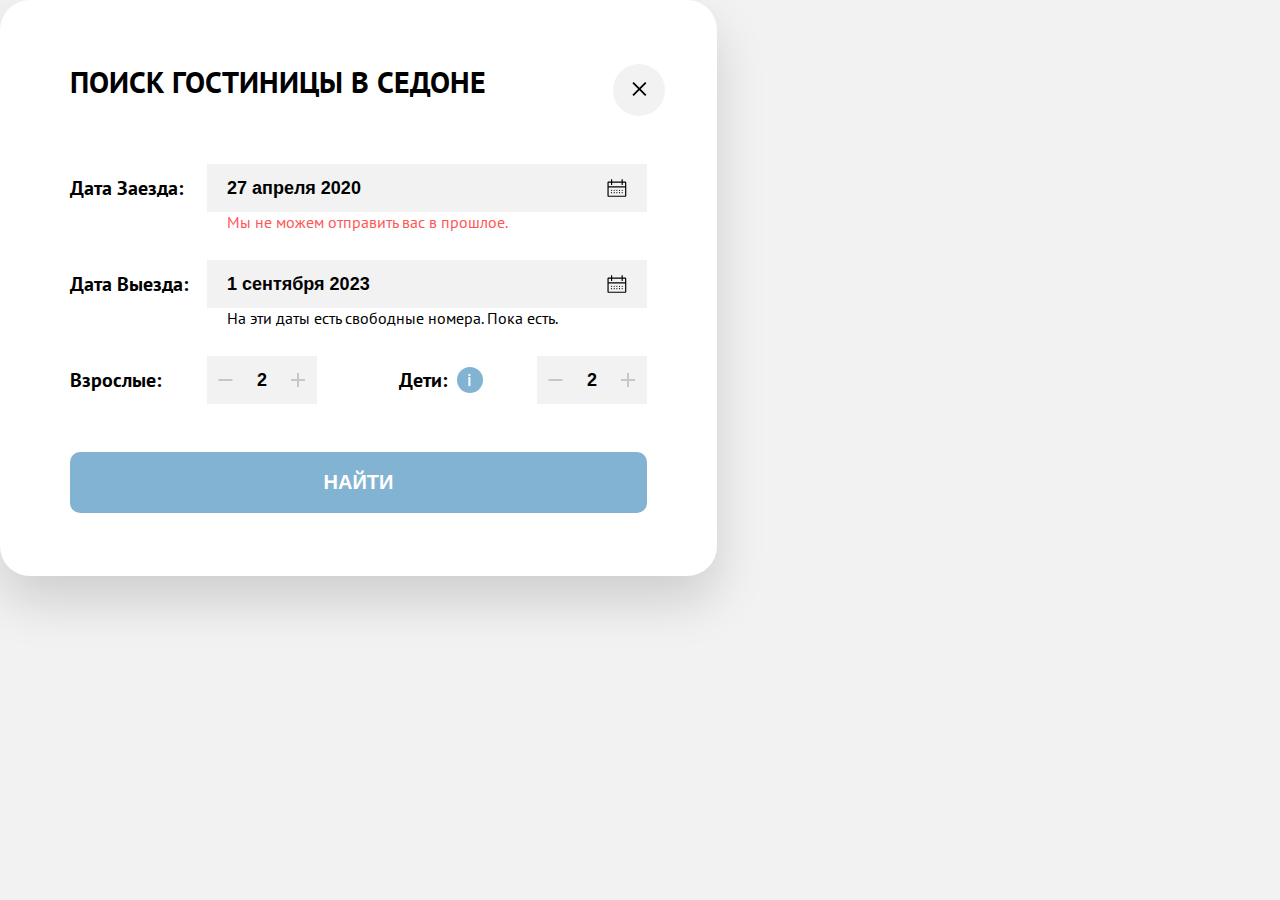
<file: popup.html>
<!DOCTYPE html>
<html lang="ru">
  <head>
    <meta charset="utf-8">
    <title>HTML Academy: Седона (всплывающее окно)</title>
    <link href="css/styles.css" rel="stylesheet">
  </head>
  <body>

    <div class="modal-background">
      <div class="modal">
        <button class="modal-button-close">
          <span class="visually-hidden">Закрыть</span>
          <svg width="15" height="14" viewBox="0 0 15 14" fill="none" xmlns="http://www.w3.org/2000/svg">
            <path d="M14.3928 1.29231L13.1005 0L7.39282 5.70769L1.68513 0L0.392822 1.29231L6.10051 7L0.392822 12.7077L1.68513 14L7.39282 8.29231L13.1005 14L14.3928 12.7077L8.68513 7L14.3928 1.29231Z" fill="black"/>
          </svg>
        </button>
        <p class="modal-caption">Поиск гостиницы в Седоне</p>

        <form class="modal-form" action="https://echo.htmlacademy.ru/" method="post">
          <div class="modal-form-data">
            <label class="modal-label" for="modal-folm-ETA">Дата Заезда:</label>
            <input class="modal-form-field form-field" type="text" id="modal-folm-ETA" name="modal-folm-ETA"
                    placeholder="Укажите дату" value="27 апреля 2020">
            <span class="modal-error">Мы не можем отправить вас в прошлое.</span>
          </div>
          <div class="modal-form-data">
            <label class="modal-label" for="modal-folm-ETD">Дата Выезда:</label>
            <input class="modal-form-field form-field" type="text" id="modal-folm-ETD" name="modal-folm-ETD"
                    placeholder="Укажите дату" value="1 сентября 2023">
            <span class="modal-approve">На эти даты есть свободные номера. Пока есть.</span>
          </div>

          <div class="guests">

            <div class="guests-number">
              <label class="guests-button" for="adults">Взрослые:</label>
            </div>
            <div class="count-button-container">
              <button class="button-counter">
                <svg width="15" height="2" viewBox="0 0 15 2" fill="none" xmlns="http://www.w3.org/2000/svg">
                  <path d="M0.392822 0L0.392822 2L14.3928 2V0L0.392822 0Z" fill="black"/>
                  </svg>
                </svg>
                <span class="visually-hidden">Убрпть место</span>
              </button>
              <input class="guests-field" type="number" id="adults" name="adults" value="2" min="1" max="99">
              <button class="button-counter">
                <svg width="14" height="14" viewBox="0 0 14 14" fill="none" xmlns="http://www.w3.org/2000/svg">
                  <path d="M14 6H8V0H6V6H0V8H6V14H8V8H14V6Z" fill="black"/>
                  </svg>
                <span class="visually-hidden">Добавить место</span>
              </button>
            </div>


            <div class="guests-number ">
              <p class="tooltip-container">
                <label class="guests-button number-chilren" for="children">Дети:</label>
                <button class="tooltip-button" type="button">
                  <svg width="3" height="12" viewBox="0 0 3 12" fill="none" xmlns="http://www.w3.org/2000/svg">
                    <path fill-rule="evenodd" clip-rule="evenodd" d="M0.393066 0H2.39307V2H0.393066V0ZM2.39307 12H0.393066V3H2.39307V12Z" fill="#ffffff"/>
                  </svg>
                  <span class="tooltip-text">Укажите количество детей, которые будут с вами, возраст которых от 6 до 18 лет. Дети до 6 лет размещаются бесплатно.</span>
                </button>

                </p>
              </p>
            </div>
            <div class="count-button-container">
              <button class="button-counter">
                <svg width="15" height="2" viewBox="0 0 15 2" fill="none" xmlns="http://www.w3.org/2000/svg">
                  <path d="M0.392822 0L0.392822 2L14.3928 2V0L0.392822 0Z" fill="black"/>
                  </svg>
                </svg>
                <span class="visually-hidden">Убрпть место</span>
              </button>
              <input class="guests-field" type="number" id="children" name="children" value="2" min="1" max="99">
              <button class="button-counter">
                <svg width="14" height="14" viewBox="0 0 14 14" fill="none" xmlns="http://www.w3.org/2000/svg">
                  <path d="M14 6H8V0H6V6H0V8H6V14H8V8H14V6Z" fill="black"/>
                  </svg>
                <span class="visually-hidden">Добавить место</span>
              </button>
            </div>

            <button class="modal-button-find" type="submit">Найти</button>
        </form>
      </div>
    </div>
  </body>
</html>
</file>
<file: css/styles.css>
@font-face {
  font-family: "PT Sans";
  font-style: normal;
  font-weight: 400;
  src: url("../fonts/ptsans-400.woff2") format("woff2");
  font-display: swap;
}

@font-face {
  font-family: "PT Sans";
  font-style: normal;
  font-weight: 700;
  src: url("../fonts/ptsans-700.woff2") format("woff2");
  font-display: swap;
}

html,
body {
  height: 100%;
}

body {
  margin: 0;
  background-color: #F2F2F2;
  font-family: "PT Sans", sans-serif;
  color:#000000;
  font-size: 18px;
  line-height: 21px;
}

main {
  flex-grow: 1;
}

img {
  display: block;
}

.visually-hidden {
  position: absolute;
  width: 1px;
  height: 1px;
  margin: -1px;
  border: 0;
  padding: 0;
  white-space: nowrap;
  clip-path: inset(100%);
  clip: rect(0 0 0 0);
  overflow: hidden;
}

/* общие стили для всех страниц */

.page-wrapper {
  width: 1200px;
  margin: 0 auto;
  box-shadow: 0 0 15px rgba(0, 0, 0, 0.2);
  background-color: #ffffff;
  display: flex;
  flex-direction: column;
  min-height: 100%;
}

.header {
  font-weight: 700;
  font-size: 20px;
  line-height: 24px;
  padding: 0 70px;
}

.header-wrapper {
  min-height: 62px;
  display: flex;
  align-items: center;
  justify-content: space-between;
  box-sizing: border-box;
}

.header-nav {
  display: flex;
  align-items: center;
  box-sizing: border-box;
}

.header-logo {
  position: absolute;
  top: 0;
}

.header-nav-list {
  margin: 0;
  margin-left: 184px; /* чтобы перекрыть пространство под лого, которое выпало из потока из-за position: absolute;
                         184 = ширина лого 140 + margin до меню 44.
                         Альтернативное решение: добавить в разметку прозрачную подложку размером с логотип, которая будет находиться в потоке (position: static).*/
  padding: 0;
  list-style: none;
  display: flex;
  flex-wrap: wrap;
}

.header-nav-item {
  margin-right: 32px;
  /* margin-right для последнего элемента не убран, чтобы при добавлении новых элементов всегда было поле до соседнего справа блока. */
  border-bottom: 2px solid #ffffff; /* Защита от скачков высоты шапки при включении-выколючении класса current (подсказка пользователю "Мы на этой странице"). */
  box-sizing: border-box;
}

.header-nav-item a {
  text-decoration: none;
  display: block;
  box-sizing: border-box;
  padding-top: 20px;
  padding-bottom: 18px; /* 20px по макету минус 2px на border-bottom */
}

.header-nav-item a:focus {
  outline: 3px solid #83B3D3;
}

.header-nav-item a:visited {
  color:#000000;
 }

.current {
  border-bottom: 2px solid #756257;
}

.header-button-list {
  margin: 0;
  padding: 0;
  list-style: none;
  display: flex;
  align-items: center;
  box-sizing: border-box;
}

.header-button-item {
  display: flex;
  align-items: center;
  justify-content: center;
}

.header-button-item a:focus{
  outline: 3px solid #83B3D3;
  z-index: 1; /* Не дает съедать нижний край обвдоки вокруг иконки с лупой (у иконки избранного нижний край виден). */
}

.header-button-search {
  display: block;
  padding: 23px 13px 23px 13px;
}

.header-button-favorites {
  display: block;
  padding: 24px 13px 23px 13px;
  position: relative;
}

.header-button-favorites-counter {
  background-color: #7DB54F;
  position: absolute;
  top: 11px;
  left: 20px;
  border-radius: 50%;

  width: 20px;
  padding-top: 5px;
  padding-bottom: 5px;
  text-align: center;

  font-size: 10px;
  line-height: 10px;
  color: #ffffff;
}

.header-button-go {
  min-width: 160px;
  min-height: 36px;
  background-color: #756157;
  border-radius: 4px;

  margin-left: 20px;

  display: flex;
}

.header-button-go:hover {
  background-color: #615048;
}

.header-button-go a:focus {
  background-color: #615048;
  outline-style: none;
  border-radius: 4px;
}

.header-button-go a:active {
  color: rgba(255, 255, 255, 0.3)
}

.header-button-go a {
  font-weight: 700;
  font-size: 16px;
  line-height: 20px;
  color: #ffffff;
  text-transform: uppercase;
  text-align: center;
  text-decoration: none;
  padding: 8px 34px;
}

.footer-wrapper {
  padding: 45px 70px 35px;
  display: flex;
  justify-content: space-between;
  align-items: center;
}

.footer-socials {
  margin: 0;
  padding: 0;
  list-style: none;
  width: 142px;
  display: flex;
  flex-wrap: wrap;
  justify-content: center;
  align-items: center;
}

.footer-social {
  width: 47px;
  height: 40px;
  display: flex;
  align-items: center;
}

.footer-social-link {
  padding: 12px;
  margin: auto;
}

.footer-social-link:focus {
  outline-style: none;
}

.footer-social-button:hover path {
  fill: #68A2CA;
}

.footer-social-button:focus path {
  fill: #68A2CA;
  outline-style: none;
}

.footer-social-button:active path {
  fill: rgba(104, 162, 202, 0.3);
}

.footer-phone {
  margin-top: -5px;
}

.footer-tel {
  font-size: 40px;
  line-height: 48px;
  color: #000000;
  text-decoration: none;
}

.footer-tel:hover {
  color: rgba(117, 97, 87, 1);
}

.footer-tel:focus {
  color: rgba(117, 97, 87, 1);
  outline-style: none;
}

.footer-tel:active {
  color: rgba(117, 97, 87, 0.3);
}

.html-academy-link {
  outline-style: none;
}

.html-academy-svg:hover path {
  fill: rgba(117, 97, 87, 1);
}

.html-academy-svg:focus path {
  fill: rgba(117, 97, 87, 1);
  outline-style: none;
}

.html-academy-svg:active path {
  fill: rgba(117, 97, 87, 0.3);
}

/* страница index */

.main-hero-splash {
  width: 1200px;
  height: 485px;

  background-color: #3F5E72;
  background-image: url("../images/index/hero-background-bottom.svg"), url("../images/index/hero-background.jpg");
  background-position: bottom;
  background-repeat: no-repeat;

  display: flex;
  justify-content: center;
}

.main-hero-lettering {
  align-self: flex-start;
  margin: 0;
  padding-top: 51px;
}

.img-cover {
  object-fit: cover;
  min-height: 100%;
}

.main-hero-text {
  padding: 69px 250px; /* Не из макета: горизонтальные поля визуально рифмуются с зигзагом сверху и с пунктами в шапке. */
  margin-bottom: 21px; /* По макету: отступ до следующего блока. */

  display: flex;
  flex-direction: column;
  gap: 25px;
  justify-content: center;
  align-items: center;

  text-align: center;
}

.main-slogan {
  font-weight: 700;
  font-size: 30px;
  line-height: 36px;
  text-transform: uppercase;
  margin: 0;
  padding: 0;
}

.main-comment {
  color: #333333;
  font-size: 22px;
  line-height: 26px;
  margin: 0;
  padding: 0;
}

.main-advantages-list {
  margin: 0;
  padding: 0;
  list-style: none;

  display: flex;
  flex-wrap: wrap;
}

.main-advantages-item {
  width: 400px;
  min-height: 385px;
  background-color: rgba(131, 179, 211, 0.12);
  padding: 102px 80px; /* В макете горизонтлаьный padding 85px, но при таком в Firefox строка "Ехать в Седону..." разбивается на три строки. */
  box-sizing: border-box;

  display: flex;
  flex-direction: column;
  justify-content: center;
  align-items: center;

  text-align: center;
}

.main-advantage-title {
  font-weight: 700;
  font-size: 24px;
  line-height: 28px;
  text-transform: uppercase;
  width: 175px;
  margin: 0;
  /* Считаем, что тексты неизменные (задаются дизайнером, а не контент-менеджером) и можно не обеспечивать положение линии-разделителя всегда по центру (например, дополнительным уровнем флексов и прижать тексты к линии с помощью align-self). */
}

.main-advantage-title:after {
  content: "";
  display: block;
  height: 2px;
  width: 60px;
  margin: 0;
  background-color: rgba(0, 0, 0, 0.3);
  margin-top: 30px;
  margin-bottom: 0;
  margin-left: auto;
  margin-right: auto;
}

.main-advantage-text {
  color: #333333;
  font-size: 18px;
  line-height: 21px;
  margin: 0;
  margin-top: 30px;
}

.white-on-blue {
  color: #ffffff;
  background-color: #82B3D3;
}

.white-on-blue .main-advantage-text {
  color: #ffffff;
}

.white-on-blue .main-advantage-title:after {
  background-color: rgba(255, 255, 255, 0.3);
}

.black-on-lightblue {
  background-color: rgba(131, 179, 211, 0.2)
}

.main-attraction-text {
  padding: 64px 290px;

  display: flex;
  flex-direction: column;
  gap: 20px;
  justify-content: center;
  align-items: center;

  text-align: center;
}

.main-attractions-list {
  display: flex;
}

.main-attractions-item {
  width: 400px;
  min-height: 385px;
  background-color: rgba(131, 179, 211, 0.12);
  padding: 30px 85px; /* вертикальный отсутп 30px - равен отступу между блоками текста (воздух вокруг композиции не может быть меньше, чем промежутки между ее элементами). */
  /* Тексты, скорее всего, неизменные (задаются дизайнером, а не контент-менеджером), поэтому можно считать, что количество строк текста останется неизменным. Иначе нужно предусмотреть выстраивание заголовков и описаний в одну линию (например, дополнительным уровнем вложенности флексов). */
  box-sizing: border-box;

  display: flex;
  flex-direction: column;
  justify-content: center;
  align-items: center;

  text-align: center;
}

.main-attractions-item:nth-last-of-type(2) {
  background-color: #FFFFFF;
}

.main-attractions-title::before {
  content: " ";
  display: block;
  margin-bottom: 30px;

  margin-left: auto;
  margin-right: auto;
}

.attraction-item-living:before {
  background-image: url(../images/index/attraction-living.svg);
  width: 75px;
  height: 72px;
}

.attraction-item-food:before {
  background-image: url(../images/index/attraction-food.svg);
  width: 74px;
  height: 70px;
}

.attraction-item-gifts:before {
  background-image: url(../images/index/attraction-gifts.svg);
  width: 64px;
  height: 76px;
}

.main-attractions-title {
  font-weight: 700;
  font-size: 24px;
  line-height: 28px;
  margin-top: 0;
  margin-bottom: 30px;
  text-transform: uppercase;
}

.main-attractions-text {
  font-size: 18px;
  line-height: 21px;
  width: 230px;
  margin: 0;
}

.main-attractions-list {
  margin: 0;
  padding: 0;
  list-style: none;
}

.index-search {
  display: flex;
  flex-direction: column;
  padding: 96px 304px;
  align-items: center;
  text-align: center;
}

.index-search-slogan {
  width: 700px; /* Для визуальной рифмовки с шапкой и зигзагом блока hero. */
  font-weight: 700;
  font-size: 30px;
  line-height: 36px;
  text-transform: uppercase;
  margin: 0;
  margin-bottom: 20px;
}

.index-search-comment {
  width: 700px; /* Для визуальной рифмовки с шапкой и зигзагом блока hero. */
  color: #333333;
  font-size: 22px;
  line-height: 26px;
  margin: 0;
  margin-bottom: 54px;
  padding: 0;
}

.index-search-button {
  min-width: 376px;
  max-width: 685px; /* Ширина ближайшего похожего блока - формы подписки */
  min-height: 52px;
  background-color: #756157;
  border-radius: 4px;

  display: flex;
}

.index-search-button a {
  font-weight: 700;
  font-size: 20px;
  line-height: 36px;
  color: #ffffff;
  text-transform: uppercase;
  text-decoration: none;

  margin: auto;
  padding: 8px 50px;
}

.index-search-button:hover {
  background-color: rgba(97, 80, 72, 1);
}

.index-search-button a:focus {
  outline-style: none;
  background-color: rgba(97, 80, 72, 1);
}

.index-subscribe {
  width: 1200px;
  height: 415px;
  background-color: #3F5E72;
  background-image: url("../images/index/subscribe-background.jpg");
  background-position: bottom;
  background-repeat: no-repeat;
  background-size: cover;

  color: #ffffff;

  display: flex;
  flex-direction: column;
  align-items: center;
  text-align: center;
}

.index-subscribe-slogan {
  width: 700px; /* Для визуальной рифмовки с шапкой и зигзагом блока hero. */
  font-weight: 700;
  font-size: 30px;
  line-height: 36px;
  text-transform: uppercase;
  margin-top: 96px;
  margin-bottom: 20px;
  padding: 0;
}

.index-subscribe-comment {
  width: 700px; /* Для визуальной рифмовки с шапкой и зигзагом блока hero. */
  color: #ffffff;
  font-size: 22px;
  line-height: 26px;
  margin: 0;
  margin-bottom: 54px;
  padding: 0;
}

.subsctibe-form {
  display: flex;
  justify-content: center;
}

.field {
  font-size: 18px;
  width: 452px;
  height: 52px;
  box-sizing: border-box;

  background-color: rgba(242, 242, 242, 1);
  border: none;
  border-radius: 4px;
  border-top-right-radius: 0;
  border-bottom-right-radius: 0;

  font-family: inherit;
  font-weight: 400;
  line-height: 24px;
  padding: 12px 20px;
}

.field:hover {
  background-color:rgba(230, 230, 230, 1);
}

.field:focus {
  background-color:rgba(230, 230, 230, 1);
  outline-style: none;
  border: 3px solid rgba(131, 179, 211, 1);
}

.subsctibe-button {
  width: 232px;
  min-height: 52px;
  margin-bottom: 54px;
  background-color: #82B3D3;
  border: 0;
  border-radius: 0 4px 4px 0;
  font-size: 20px;
  line-height: 36px;
  font-weight: 700;
  color: #ffffff;
  text-transform: uppercase;
}

.subsctibe-button:hover {
  background-color: rgba(104, 162, 202, 1);
}

.subsctibe-button:focus {
  outline-style: none;
  background-color: rgba(104, 162, 202, 1);
}

.subsctibe-button:active {
  background-color: rgba(104, 162, 202, 1);
  color: rgba(255, 255, 255, 0.3);
}

/* страница catalog */

.catalog-caption {
  width: 1200px;
  min-height: 412px;
  box-sizing: border-box;
  background-color: #3F5E72;
  background-image: url("../images/catalog/catalog-filter-background.jpg");
  background-position: bottom;
  background-repeat: no-repeat;
  background-size: cover;

  padding: 35px 70px;
  color: #ffffff;
}

.catalog-adjust {
  display: flex;
  flex-direction: column;
}

.catalog-adjust h1 {
  font-weight: 700;
  font-size: 60px;
  line-height: 78px;
  margin: 0;
}

.catalog-breadcrumbs {
  margin: 0;
  padding: 0;
  list-style: none;

  margin-bottom: 35px;
}

.catalog-breadcrumbs li {
  display: inline-block;
  padding: 6.5px;
  padding-left: 0;
  vertical-align: middle;
}

.catalog-breadcrumb-home {
  padding-right: 10px;
}

.catalog-breadcrumb-home a:focus { /* В стайлгайде не было, добавил на свое усмотрение. */
  outline: 3px solid #83B3D3;
  outline-offset: 5px;
}

.catalog-breadcrumb {
  font-size: 16px;
  line-height: 21px;
}

.catalog-breadcrumb:before {
  content: "";
  background-image: url("../images/catalog/breadcrumbs-arrow.svg");
  height: 11px;
  width: 15px;
  display: inline-block;
}

.catalog-breadcrumb:hover {
  color: rgba(255, 255, 255, 0.6);
}

.catalog-breadcrumb a:focus  {
  outline-style: none;
  border-radius: 4px;
}

.catalog-breadcrumb a:active {
  color: rgba(255, 255, 255, 0.3);
}

.catalog-breadcrumb a {
  text-decoration: none;
  color: inherit;
}

.catalog-filter-title {
  font-weight: 700;
  font-size: 20px;
  line-height: 24px;
  margin: 0;
  margin-bottom: 32px;
}

.catalog-form {
  width: 1060px;
  display: flex;
}

.catalog-filters-infrastructure,
.catalog-filters-type {
  width: 150px;
  margin: 0;
  margin-right: 70px;
  padding: 0;

  border: none;

  display: flex;
  flex-direction: column;
}

.catalog-filters-list {
  padding: 0;
  margin: 0;
  width: 150px;
  list-style-type: none;
}

.control {
  font-size: 18px;
  line-height: 23px;
  margin-bottom: 17px;
  display: flex;
  align-items: center;
}

.control:hover {
  opacity: 0.6;
}

.control:active {
  opacity: 0.3;
}

.control:focus {
  border-color: #68A2CA;
  outline-style: none;
  border-radius: 4px;
}

.control-input[type="checkbox"] {
  margin: 0;
  margin-right: 16px;
  width: 20px;
  height: 20px;
  appearance: none;
  border-radius: 4px;
  background-color: #ffffff;
}

.control-input[type="checkbox"]:checked {
  background-image: url("../images/catalog/filter-tick.svg");
  background-repeat: no-repeat;
  background-position: center;
}

.control-input[type="radio"] {
  margin: 0;
  margin-right: 16px;
  width: 20px;
  height: 20px;
  appearance: none;
  background-color: #ffffff;
  border-radius: 50%;
}

.control-input[type="radio"]:checked {
  background-image: url("../images/catalog/bullet.svg");
  background-repeat: no-repeat;
  background-size: 20px 20px;
}

.control-input:hover {
  opacity: 1;
}

.control-input:focus {
  opacity: 1;
  outline: 3px solid rgba(131, 179, 211, 1);
}

.control-input:active {
  opacity: 1;
  outline: 2px solid rgba(131, 179, 211, 1);
}

.control-label {
  font-family: PT Sans, sans-serif;
  font-size: 18px;
  line-height: 23px;
}

.catalog-filter-price {
  width: 280px;
  padding: 0;
  border: none;
  margin-left: auto;
  margin-right: 70px;
}

.range_wrapper_inputs {
  display: flex;
  gap: 2px;
}

.price-limits-inputs {
  display: flex;
  justify-content: space-between;
  margin-bottom: 44px;
}

.price-limits-label {
  display: flex;
  justify-content: space-between;
  align-items: center;
  width: 143px;
  background-color: #f2f2f2;
}

.label-left {
  border-top-left-radius: 12px;
  border-bottom-left-radius: 12px;
}

.label-right {
  border-top-right-radius: 4px;
  border-bottom-right-radius: 4px;
}

.price-limits-field {
  display: flex;
  align-items: center;
  box-sizing: border-box;
  background-color: rgba(242, 242, 242, 1);
}

.price-limits-field:hover {
  background-color: rgba(230, 230, 230, 1);
}

.price-limits-field:focus-within {
  outline: 3px solid rgba(131, 179, 211, 1);

}

.price-input:focus {
  outline-style: none;
}

.price-input {
  max-width: 80px;
  padding: 12px 20px;
  padding-right: 0;
  background-color: inherit;
  border: none;
  border-radius: 4px;
  font-weight: 700;
  font-family: inherit;
  font-size: 18px;
  line-height: 24px;
  appearance: textfield;
}

.price-limits-label:focus {
  outline: 3px solid rgba(131, 179, 211, 1);
  outline-style: none;
  border-radius: 4px;
}

.price-input-hint {
  padding-top: 6px;
  padding-bottom: 6px;
  padding-right: 20px;
  background-color: inherit;
  font-family: "PT Sans", sans-serif;
  font-weight: 400;
  font-size: 18px;
  color: #000000;
  opacity: 0.3;
  justify-self: center;
}

.catalog-filter-buttons {
  display: flex;
  flex-direction: column;
  padding-top: 56px;
}

.catalog-filter-button {
  width: 191px;
  min-height: 36px;
  background-color: #82B3D3;
  border: 0;
  border-radius: 4px;

  font-weight: 700;
  font-size: 16px;
  line-height: 20px;
  color: #ffffff;
  text-transform: uppercase;
}

.catalog-filter-button:hover {
  background-color: #68A2CA;
}

.catalog-filter-button:focus {
  outline-style: none;
  background-color: #68A2CA;
  border-radius: 4px;
}

.catalog-filter-button:active {
  color: rgba(255, 255, 255, 0.3)
}

.catalog-button-transparent {
  width: 191px;
  min-height: 36px;
  border: 0;
  border-radius: 4px;
  font-weight: 700;
  font-size: 16px;
  line-height: 20px;
  color: #ffffff;
  text-transform: uppercase;
  background-color: transparent;
  margin-top: 32px;
}

.catalog-button-transparent:hover {
  background-color: transparent;
  color: rgba(255, 255, 255, 0.6);
}

.catalog-button-transparent:focus {
  background-color: transparent;
  outline: 3px solid #83B3D3;
  border-radius: 4px;
}

.catalog-button-transparent:active {
  color: rgba(255, 255, 255, 0.3);
}

.price-slider {
  position: relative;
  height: 4px;
  background-color: rgba(255, 255, 255, 0.30);
}

.price-slider_bar {
  position: absolute;
  left: 0;
  width: 226px;
  height: 4px;
  background-color: #FFFFFF;
}

.price-slider-set {
  position: absolute;
  width: 20px;
  height: 20px;
  background: #ffffff;
  border: none;
  border-radius: 5px;
}

.price-slider-set:focus {
  outline: 2px solid rgba(131, 179, 211, 1);
}

.price-set-min {
  top: -8px;
  left: 0;
}

.price-set-max {
  top: -8px;
  left: 207px;
}

.sort-button {
  width:48px;
  height: 48px;
  border: 2px solid #E5E5E5;
  border-radius: 4px;
  background-color: #ffffff;
  margin-right: 8px;
  padding: 0;
}

.sort-button:last-child {
  margin-right: 0;
}

.sort-button:hover {
  border-color: #000000;
}

.sort-button:focus {
  border-color: #68A2CA;
  outline-style: none;
  border-radius: 4px;
}

.sort-button:active {
  border-color: #000000;
}

.sort-button-active {
  border-color: #000000;
}

.sort-button img {
  margin: auto;
}

.select-control {
  font-size: 18px;
  line-height: 20px;
  color: #333333;
  width: 292px;
  height: 50px;
  margin-right: 70px;
  padding-left: 20px;
  padding-right: 20px;
  background-color: #ffffff;
  border: 2px solid rgba(229, 229, 229, 1);
  border-radius: 2px;
}

.select-control:hover {
  border-color: rgba(104, 162, 202, 1);
  border-radius: 2px;
}

.select-control:focus {
  outline-style: none;
  border-color: rgba(104, 162, 202, 1);
  border-radius: 2px;
}

.catalog-cards-caption {
  margin: 50px 70px 38px;
  display: flex;
  justify-content: space-between;
  align-items: center;
}

.catalog-cards-caption-title {
  max-width: 400px;
  font-weight: 700;
  font-size: 30px;
  line-height: 36px;
  text-transform: uppercase;
  Margin: 0;
}

.catalog-cards-layout {
  display: flex;
  justify-content: flex-end;
}

.cards {
  margin: 0 70px;
  padding: 0;
  list-style: none;
  display: flex;
  flex-wrap: wrap;
  gap: 20px;
}

.card {
  width: 340px;
  min-height: 438px;
  padding: 20px;
  box-sizing: border-box;
  border: 1px solid #E6E6E6;
  border-radius: 4px;

  display: grid;
  grid-template-columns: 140px 140px;
  grid-template-rows: 212px 1fr;
  column-gap: 20px;
  row-gap: 16px;
}

.card-photo,
.card-title {
  text-decoration: none;
  grid-column-start: 1;
  grid-column-end: 3;
}

.card-photo {
  background-color: #F2F2F2;
}

.card-title {
  margin: 0;
  font-weight: 700;
  font-size: 24px;
  line-height: 28px;
  color: #000000;
}

.card-type,
.card-price {
  margin: 0;
  font-size: 18px;
  line-height: 21px;
  color: #333333;
}

.card-price {
  justify-self: right;
}

.cards-stars {
  align-self: center;
  background-image: url("../images/catalog/card-star.svg");
  height: 18px;
  background-repeat: repeat-x;
}

.stars-1 {
  width: 18px;
}

.stars-2 {
  width: 42px;
}

.stars-3 {
  width: 66px;
}

.stars-4 {
  width: 90px;
}

.stars-5 {
  width: 114px;
}

.card-button-more,
.card-button-tofavorites,
.card-button-favorited,
.card-button-rating {
  width: 140px;
  min-height: 36px;
  margin: 0;
  box-sizing: border-box;
  background-color: #756157;
  border-radius: 4px;

  font-weight: 700;
  font-size: 16px;
  line-height: 20px;
  color: #ffffff;
  text-transform: uppercase;
  text-align: center;

  display: flex;
  justify-content: center;
  align-items: center;
}

.card-button-more:hover {
  background-color: #615048;
}

.card-button-more a:focus {
  background-color: #615048;
  outline-style: none;
  border-radius: 4px;
}

.card-button-more:active {
  color: rgba(255, 255, 255, 0.3)
}

.card-button-tofavorites {
  background-color: #82B3D3;
}

.card-button-tofavorites:hover {
  background-color: #68A2CA;
}

.card-button-tofavorites a:focus {
  background-color: #68A2CA;
  outline-style: none;
  border-radius: 4px;
}

.card-button-tofavorites:active {
  color: rgba(255, 255, 255, 0.3)
}

.card-button-favorited {
  background-color: #7DB54F;
}
.card-button-favorited:hover {
  background-color: #6C9E42;
}

.card-button-favorited a:focus {
  background-color: #6C9E42;
  outline-style: none;
  border-radius: 4px;
}

.card-button-favorited:active {
  color: rgba(255, 255, 255, 0.3)
}

.card-button-more:disabled,
.card-button-tofavorites:disabled,
.card-button-favorited:disabled,
.card-button-rating:disabled {
  background-color: rgba(229, 229, 229, 1);
}

.card-button-rating {
  background-color: #F2F2F2;
  font-weight: 400;
  color: #333333;
}

.card-button-rating a:focus {
  outline-style: none;
  border-radius: 4px;
}

.card-button-link {
  color: inherit;
  text-decoration: none;
  display: block;
  box-sizing: border-box;
  padding: 8px;
}

.cards-stars {
  margin: 0;
}

.paginator-container {
  margin: 40px 70px 60px;
  padding: 0;
  padding-top: 40px;
  width: 1060px;
  border-top: 1px solid #E6E6E6;
}

.paginator-list {
  margin: 0;
  padding: 0;
  list-style: none;

  text-align: center;
  display: flex;
  gap: 8px;
  width: 400px;
}

.paginator-item {
  min-width: 60px;
  height: 60px;
  box-sizing: border-box;
  padding-left: 12px; /* Поле шириной чуть больше одного символа. */
  padding-right: 12px;

  background-color:#82B3D3;
  border-radius: 4px;

  font-weight: 700;
  font-size: 20px;
  line-height: 36px;
  color: #ffffff;

  display: flex;
  justify-content: center;
  align-items: center;
}

.paginator-item:hover {
  background-color: #68A2CA;
}

.paginator-item a:focus {
  background-color: #68A2CA;
  outline-style: none;
  border-radius: 4px;
}

.paginator-item a:active {
  color: rgba(255, 255, 255, 0.3);
}

.paginator-current {
  color: #000000;
  background-color: #f2f2f2;
}

.paginator-current:hover,
.paginator-current a:focus,
.paginator-current a:active /* Предотвращает применение состояний от более общего класса paginator-item. */
{
  color: #000000;
  background-color: #f2f2f2;
}

.paginator-intermediate {
  color: #000000;
  background-color: #ffffff;
}

.paginator-intermediate:hover,
.paginator-intermediate a:focus,
.paginator-intermediate a:active { /* Предотвращает применение состояний от более общего класса paginator-item. */
  color: #000000;
  background-color: #ffffff;
}

.paginator-item a {
  color: inherit;
  text-decoration: none;
}

.paginator-intermediate,
.paginator-last {
  min-width: max-content;
}

.paginator-intermediate a {
  padding-left: 10.36px; /* Величина недостающего поля при дефолтном содержимом, чтобы получить ширину блока по макету (ручная подгонка). */
  padding-right: 10.36px;
}

.paginator-last a {
  padding-left: 6.7px; /* Величина недостающего поля при дефолтном содержимом, чтобы получить ширину блока по макету (ручная подгонка). */
  padding-right: 6.7px;
}

.catalog-subscribe {
  min-height: 415px;
  padding: 0 70px; /* Горизонтальные поля - как для остальных блоков страницы. */
  text-align: center;
  display: flex;
  flex-direction: column;
}

.catalog-slogan {
  margin-top: 96px;
  margin-bottom: 20px;
  font-weight: 700;
  font-size: 30px;
  line-height: 36px;
  text-transform: uppercase;
}

.catalog-comment {
  margin: 0;
  margin-bottom: 54px;
  font-size: 22px;
  line-height: 26px;
  color: #333333;
}
.subsctibe-email {
  font-size: 18px;
  line-height: 24px;
}

/* Модальное окно */

.modal-background {
  background-color: rgba(242, 242, 242, 0.8);
}

.modal {
  position: absolute;
  width: 717px;
  height: 576px;
  padding: 64px 70px;
  box-sizing: border-box;
  background-color: rgba(255, 255, 255, 1);
  border-radius: 30px;
  box-shadow: 0 25px 50px 0 rgba(0, 0, 0, 0.15);
  display: flex;
  flex-direction: column;
}

.modal-button-close {
  position: absolute;
  top: 64px;
  right: 52px;
  width: 52px;
  height: 52px;
  background-color: rgba(242, 242, 242, 1);
  border: none;
  border-radius: 26px;
  text-align: center;
}

.modal-button-close:hover {
  background-color: rgba(230, 230, 230, 1);
}

.modal-button-close:focus {
  background-color: rgba(230, 230, 230, 1);
  outline: none;
  border: 3px solid rgba(131, 179, 211, 1);
}

.modal-button-close:active path {
  fill: rgba(0, 0, 0, 0.3);
}

.modal-button-close:active {
  border: none;
}

.modal-caption {
  margin: 0;
  margin-bottom: 64px;
  font-weight: 700;
  font-size: 30px;
  line-height: 36px;
  text-transform: uppercase;
}

.modal-form-data {
  display: grid;
  grid-template-columns: 137px auto;
  grid-template-rows: 48px 48px;
  align-items: center;
}

.modal-label {
  grid-column-start: 1;
  grid-column-end: 2;
  font-weight: 700;
  font-size: 20px;
  line-height: 24px;
  padding-right: 10px; /* Отступ между подписью и полем ввода даты. */
}

.modal-form-field {
  grid-column-start: 2;
  grid-column-end: 3;
  padding: 12px 20px;
  font-weight: 700;
  font-size: 18px;
  line-height: 24px;
  background-color: #F2F2F2;
  border: none;
  align-items: center;
  min-width: 400px;
  background-image: url("../images/calendar.svg");
  background-repeat: no-repeat;
  background-size: 20px 20px;
  background-position: right 20px center;
}

.modal-form-field::placeholder {
  font-size: 18px;
  line-height: 24px;
  color: rgba(0, 0, 0, 0.6);
}

.modal-approve,
.modal-error {
  grid-column-start: 2;
  grid-column-end: 3;
  font-size: 16px;
  font-weight: 400;
  line-height: 21px;
  padding-left: 20px;
  align-self: start;
}

.modal-error {
  color: rgba(255, 87, 87, 1);
}

.modal-form-field:hover {
  background-color: rgba(230, 230, 230, 1);
}

.modal-form-field:focus {
  background-color: rgba(230, 230, 230, 1);
  outline: none;
  border: 3px solid rgba(131, 179, 211, 1);
  border-radius: 3px;
}

.guests {
  width: 577px;
  margin: 0;
  padding: 0;
  display: grid;
  grid-template-columns: 137px 110px 220px 110px;
}

.guests-number {
  display: flex;
  width: 247px;
  height: 48px;
  justify-content: center;
  align-items: center;
}

.guests-button {
  font-size: 20px;
  font-weight: 700;
  line-height: 24px;
  text-align: center;
  align-items: center;
  align-self: center;
  margin-right: auto;
}

.count-button-container {
  display: flex;
}

.count-button-container input::-webkit-outer-spin-button,
.count-button-container input::-webkit-inner-spin-button {
  appearance: none;
  margin: 0;
}

.button-counter {
  width: 40px;
  height: 48px;
  padding: 0;
  position: relative;
  border: none;
  background-color: #F2F2F2;
  display: flex;
  align-items: center;
  justify-content: center;
}

.button-counter svg path {
  fill: rgba(117, 97, 87, 0.3);
}

.button-counter:hover svg path {
  fill: rgba(0, 0, 0, 1);
}

.button-counter:focus {
  outline: 3px solid rgba(130, 179, 211, 1);
  outline-offset: -12px;
}

.button-counter:active svg path {
  fill: rgba(117, 97, 87, 0.3);
}

.guests-field {
  width: 31px;
  height: 46px;
  font-size: 18px;
  font-weight: 700;
  line-height: 24px;
  background-color: #F2F2F2;
  border: none;
  text-align: center;
  appearance: textfield;
}

.guests-field:focus {
  outline: none;
}

.tooltip-container {
  display: flex;
  position: relative;
}

.tooltip-button {
  width: 26px;
  height: 26px;
  margin-left: 10px;
  background-color: rgba(131, 179, 211, 1);
  border: none;
  border-radius: 50%;
  display: flex;
  justify-content: center;
  align-items: center;
}

.tooltip-text {
  width: 256px;
  padding: 15px 18px 18px 22px;
  box-sizing: border-box;
  color: #ffffff;
  line-height: 20px;
  text-align: left;
  font-size: 16px;
  font-weight: 400;
  background-color: rgba(51, 51, 51, 1);
  box-shadow: 0 15px 30px 0 rgba(0, 0, 0, 0.3);
  border-radius: 10px;
  position: absolute;
  top: 52px;
  left: -50px;
  z-index: 2;
  display: none;
}

.tooltip-button:hover + .tooltip-text,
.tooltip-button:focus + .tooltip-text {
  display: block;
}

.tooltip-text:after {
  position: absolute;
  width: 19px;
  height: 19px;
  left: 110px;
  top: -9px;
  background-color: rgba(51, 51, 51, 1);
  content: "";
  transform: rotate(45deg);
  z-index: 1;
}

.modal-button-find {
  width: 577px;
  min-height: 60px;
  margin: 0;
  margin-top: 48px;
  padding: 18px;
  text-transform: uppercase;
  color: #ffffff;
  font-size: 20px;
  line-height: 25px;
  font-weight: 700;
  background-color: rgba(131, 179, 211, 1);
  border: none;
  border-radius: 10px;
}

.modal-button-find:hover {
  background-color: rgba(104, 162, 202, 1);
}

.modal-button-find:focus {
  background-color: rgba(104, 162, 202, 1);
  outline: none;
}

.modal-button-find:active {
  color: rgba(255, 255, 255, 0.3);
}
</file>
